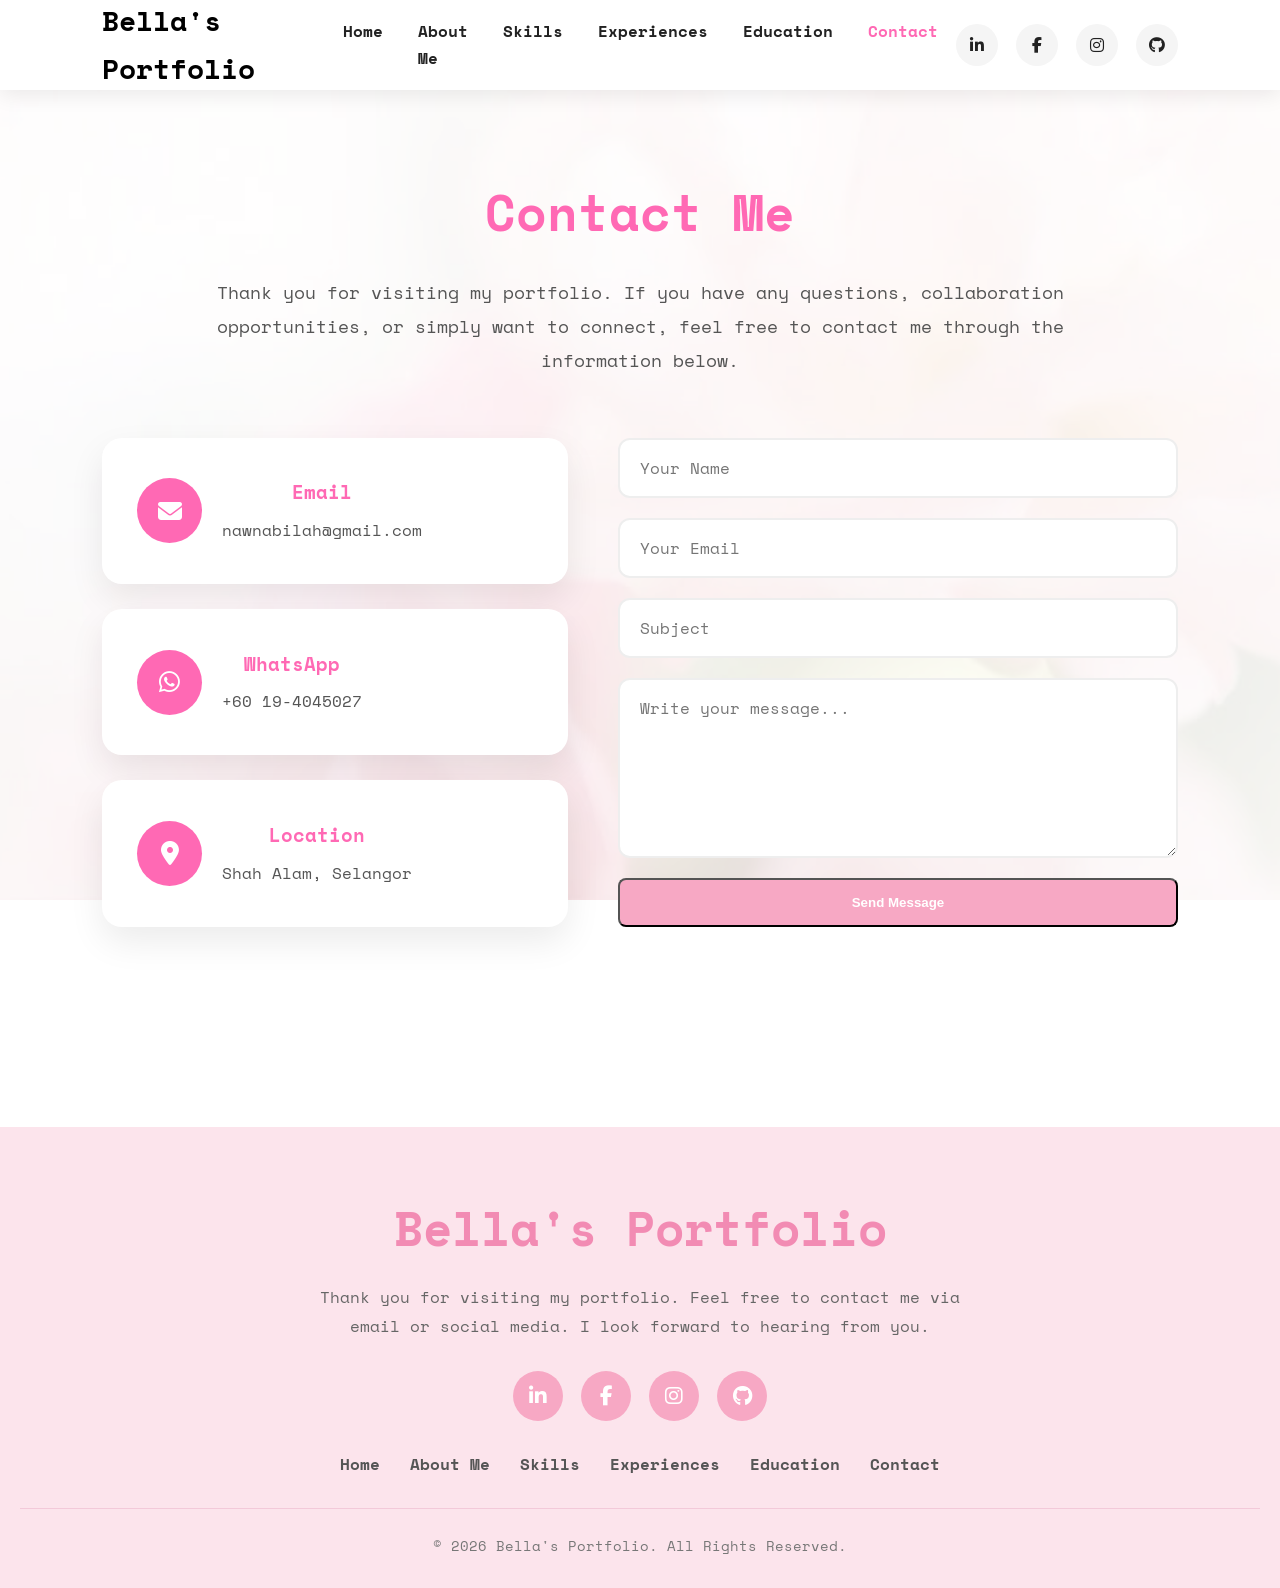
<file: contact.html>
<!DOCTYPE html>
<html lang="en">

<head>

    <meta charset="UTF-8">
    <meta name="viewport" content="width=device-width, initial-scale=1.0">

    <title>Contact | Bella's Portfolio</title>

    <meta name="description"
        content="Get in touch with Bella through email or social media.">

    <meta name="keywords"
        content="Bella, Contact, Portfolio, UiTM">

    <meta name="author"
        content="Nornabilah Mohd Kamal">

    <link rel="stylesheet" href="style.css">

    <link href="https://fonts.googleapis.com/css2?family=Space+Mono:wght@400;700&display=swap"
        rel="stylesheet">

    <link rel="stylesheet"
        href="https://cdnjs.cloudflare.com/ajax/libs/font-awesome/6.5.1/css/all.min.css">

    <link rel="icon" href="images/favicon.jpg">

</head>

<body>

    <!-- ================= BACKGROUND SLIDER ================= -->

    <div class="background-slider"></div>

    <!-- ================= HEADER ================= -->

    <header>

        <div class="logo">
            <h2>Bella's Portfolio</h2>
        </div>

        <nav id="navbar">

            <a href="index.html">Home</a>
            <a href="aboutme.html">About Me</a>
            <a href="skills.html">Skills</a>
            <a href="experiences.html">Experiences</a>
            <a href="education.html">Education</a>
            <a href="contact.html" class="active">Contact</a>

        </nav>

        <div class="menu-toggle" id="menu-toggle">
            <i class="fas fa-bars"></i>
        </div>

        <div class="social">

            <a href="https://www.linkedin.com/in/nabilah-kamal-5aa1b9375/"
                target="_blank"
                rel="noopener noreferrer"
                aria-label="LinkedIn">
                <i class="fab fa-linkedin-in"></i>
            </a>

            <a href="https://facebook.com/nrnalybl"
                target="_blank"
                rel="noopener noreferrer"
                aria-label="Facebook">
                <i class="fab fa-facebook-f"></i>
            </a>

            <a href="https://www.instagram.com/nrnalybl/"
                target="_blank"
                rel="noopener noreferrer"
                aria-label="Instagram">
                <i class="fab fa-instagram"></i>
            </a>

            <a href="https://github.com/nabilahmohdkamal"
                target="_blank"
                rel="noopener noreferrer"
                aria-label="GitHub">
                <i class="fab fa-github"></i>
            </a>

        </div>

    </header>

    <!-- ================= CONTACT ================= -->

    <section class="contact-page">

        <h1>Contact <span>Me</span></h1>

        <p class="contact-intro">
            Thank you for visiting my portfolio. If you have any questions,
            collaboration opportunities, or simply want to connect,
            feel free to contact me through the information below.
        </p>

        <div class="contact-container">

            <!-- LEFT SIDE -->

            <div class="contact-info">

                <!-- Email -->

                <div class="contact-card"
                    onclick="window.location.href='mailto:nawnabilah@gmail.com'">

                    <div class="contact-icon">
                        <i class="fas fa-envelope"></i>
                    </div>

                    <div class="contact-text">
                        <h3>Email</h3>
                        <p>nawnabilah@gmail.com</p>
                    </div>

                </div>

                <!-- WhatsApp -->

                <div class="contact-card"
                    onclick="window.open('https://wa.me/60194045027','_blank')">

                    <div class="contact-icon">
                        <i class="fab fa-whatsapp"></i>
                    </div>

                    <div class="contact-text">
                        <h3>WhatsApp</h3>
                        <p>+60 19-4045027</p>
                    </div>

                </div>

                <!-- Location -->

                <div class="contact-card"
                    onclick="window.open('https://maps.google.com/?q=Shah+Alam+Selangor','_blank')">

                    <div class="contact-icon">
                        <i class="fas fa-location-dot"></i>
                    </div>

                    <div class="contact-text">
                        <h3>Location</h3>
                        <p>Shah Alam, Selangor</p>
                    </div>

                </div>

            </div>

        <!-- RIGHT SIDE -->

        <form class="contact-form"
            action="https://formsubmit.co/nawnabilah@gmail.com"
            method="POST">

            <input
                type="text"
                name="name"
                placeholder="Your Name"
                required>

            <input
                type="email"
                name="email"
                placeholder="Your Email"
                required>

            <input
                type="text"
                name="subject"
                placeholder="Subject"
                required>

            <textarea
                name="message"
                rows="6"
                placeholder="Write your message..."
                required></textarea>

            <!-- Optional FormSubmit Settings -->
            <input type="hidden" name="_captcha" value="false">
            <input type="hidden" name="_template" value="table">

            <button type="submit" class="btn">
                Send Message
            </button>

        </form>

    </div>

</section>

<!-- ================= FOOTER ================= -->

<footer>

    <div class="footer-logo">
        <h2>Bella's Portfolio</h2>
    </div>

    <p class="footer-text">
        Thank you for visiting my portfolio.
        Feel free to contact me via email or social media.
        I look forward to hearing from you.
    </p>

    <div class="footer-social">

        <a href="https://www.linkedin.com/in/nabilah-kamal-5aa1b9375/"
            target="_blank"
            rel="noopener noreferrer"
            aria-label="LinkedIn">
            <i class="fab fa-linkedin-in"></i>
        </a>

        <a href="https://facebook.com/nrnalybl"
            target="_blank"
            rel="noopener noreferrer"
            aria-label="Facebook">
            <i class="fab fa-facebook-f"></i>
        </a>

        <a href="https://www.instagram.com/nrnalybl/"
            target="_blank"
            rel="noopener noreferrer"
            aria-label="Instagram">
            <i class="fab fa-instagram"></i>
        </a>

        <a href="https://github.com/nabilahmohdkamal"
            target="_blank"
            rel="noopener noreferrer"
            aria-label="GitHub">
            <i class="fab fa-github"></i>
        </a>

    </div>

    <div class="footer-menu">

        <a href="index.html">Home</a>
        <a href="aboutme.html">About Me</a>
        <a href="skills.html">Skills</a>
        <a href="experiences.html">Experiences</a>
        <a href="education.html">Education</a>
        <a href="contact.html">Contact</a>

    </div>

    <p class="copyright">
        © 2026 Bella's Portfolio. All Rights Reserved.
    </p>

</footer>

<!-- ================= BACKGROUND SLIDER ================= -->

<script>

    const images = [
        "images/bg1.jpg",
        "images/bg2.jpg",
        "images/bg3.jpg"
    ];

    let current = 0;

    const slider = document.querySelector(".background-slider");

    if (slider) {

        slider.style.backgroundImage = `url(${images[current]})`;

        setInterval(() => {

            current = (current + 1) % images.length;

            slider.style.backgroundImage = `url(${images[current]})`;

        }, 4000);

    }

</script>

<!-- ================= MOBILE MENU ================= -->

<script>

    const menu = document.querySelector(".menu-toggle");
    const nav = document.querySelector("nav");

    if (menu && nav) {

        menu.addEventListener("click", () => {

            nav.classList.toggle("active");

        });

    }

</script>

</body>

</html>
</file>
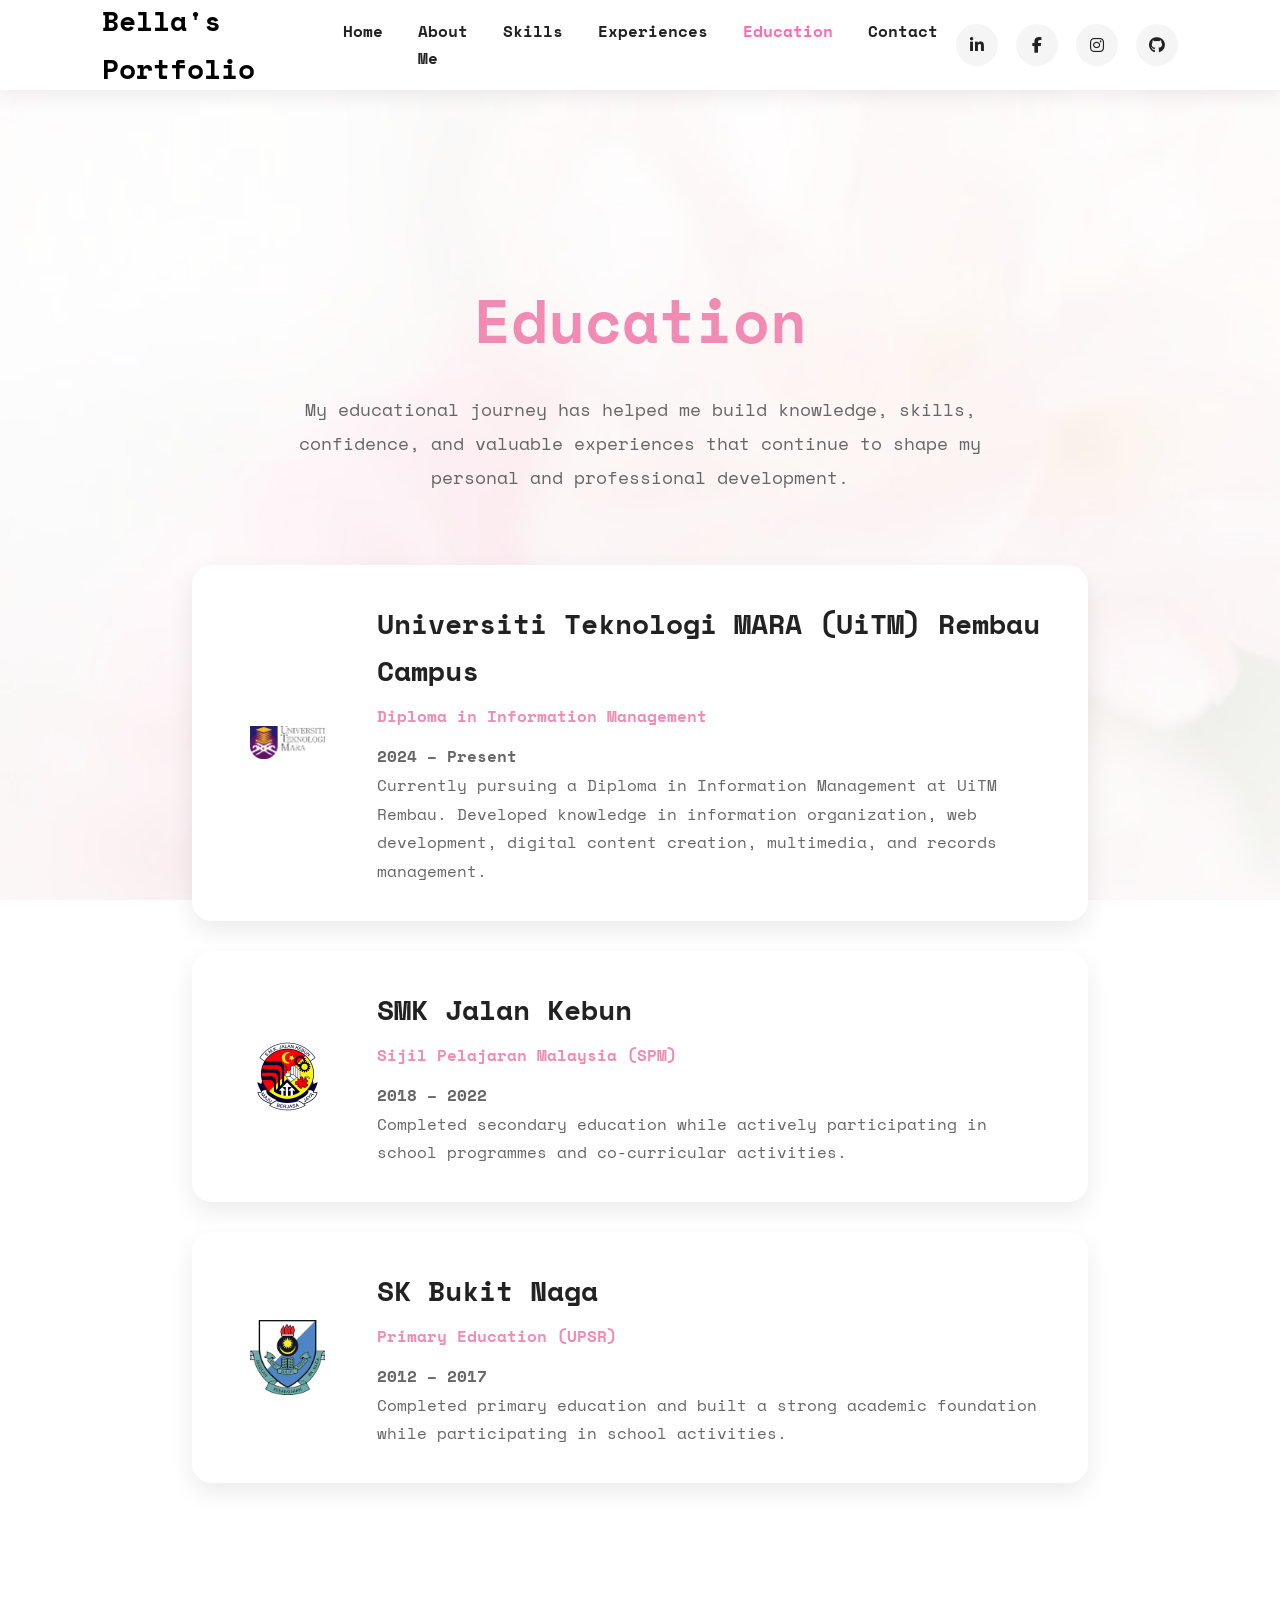
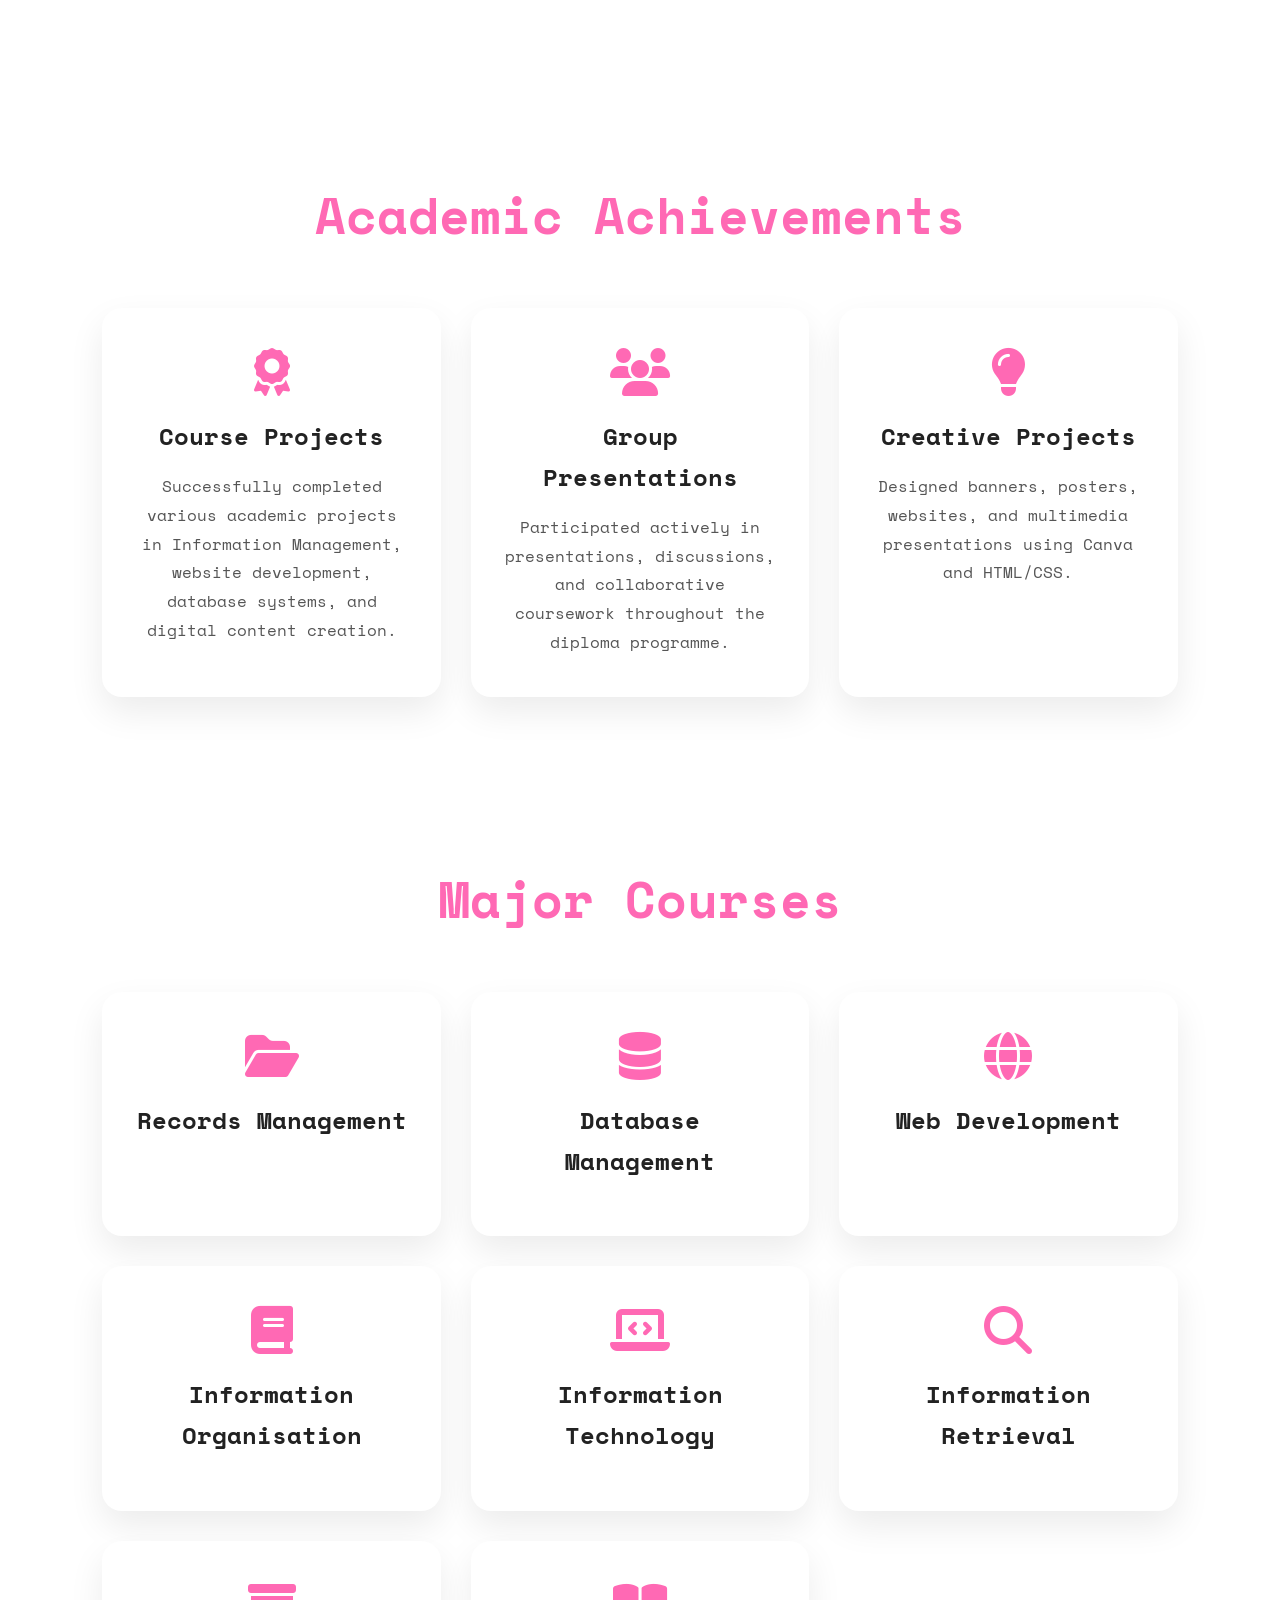
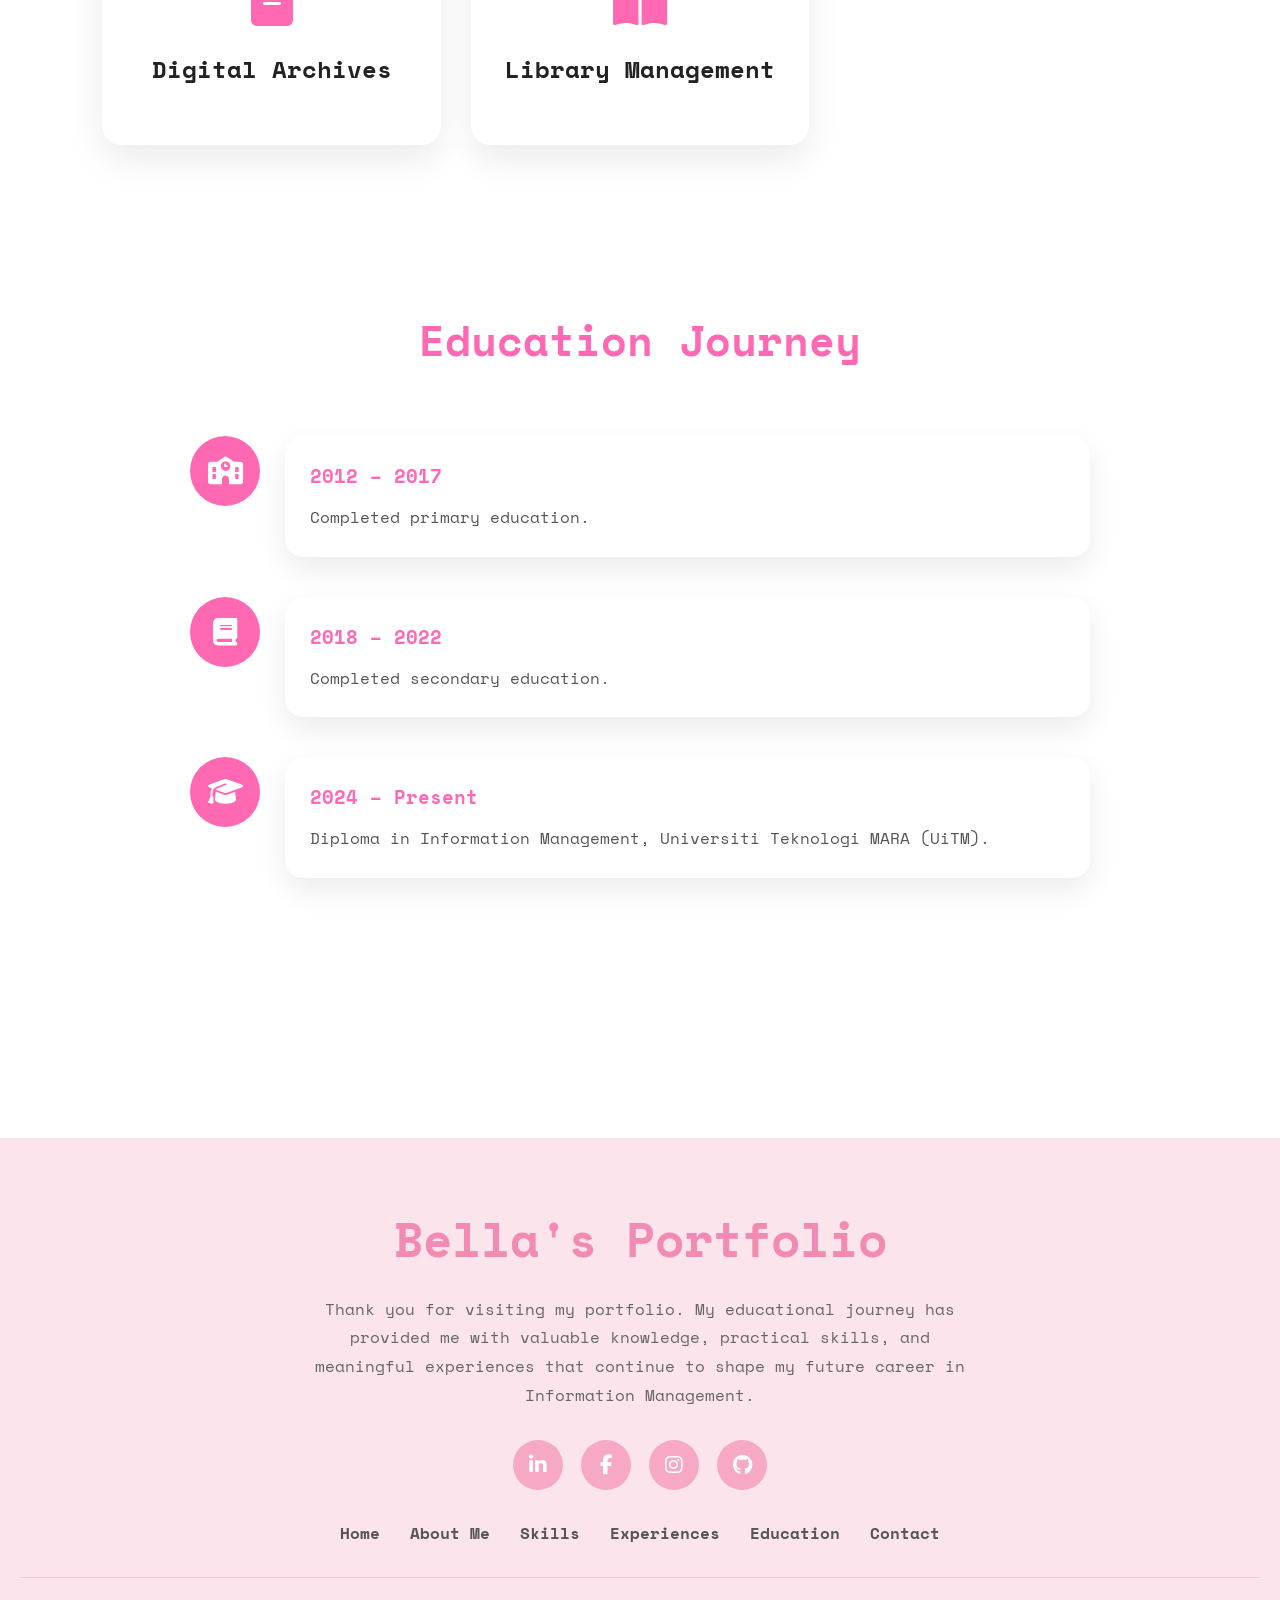
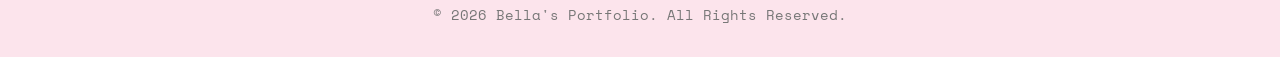
<file: education.html>
<!DOCTYPE html>
<html lang="en">

<head>

    <meta charset="UTF-8">
    <meta name="viewport" content="width=device-width, initial-scale=1.0">

    <title>Education | Bella's Portfolio</title>

    <meta name="description"
        content="Bella's educational background and academic journey.">

    <meta name="keywords"
        content="Bella, Education, Portfolio, UiTM">

    <meta name="author"
        content="Nornabilah Mohd Kamal">

    <link rel="stylesheet" href="style.css">

    <link href="https://fonts.googleapis.com/css2?family=Space+Mono:wght@400;700&display=swap"
        rel="stylesheet">

    <link rel="stylesheet"
        href="https://cdnjs.cloudflare.com/ajax/libs/font-awesome/6.5.1/css/all.min.css">

    <link rel="icon" href="images/favicon.jpg">

</head>

<body>

    <!-- ================= BACKGROUND SLIDER ================= -->

    <div class="background-slider"></div>

    <!-- ================= HEADER ================= -->

    <header>

        <div class="logo">
            <h2>Bella's Portfolio</h2>
        </div>

        <nav id="navbar">

            <a href="index.html">Home</a>
            <a href="aboutme.html">About Me</a>
            <a href="skills.html">Skills</a>
            <a href="experiences.html">Experiences</a>
            <a href="education.html" class="active">Education</a>
            <a href="contact.html">Contact</a>

        </nav>

        <div class="menu-toggle" id="menu-toggle">
            <i class="fas fa-bars"></i>
        </div>

        <div class="social">

            <a href="https://www.linkedin.com/in/nabilah-kamal-5aa1b9375/"
                target="_blank"
                rel="noopener noreferrer"
                aria-label="LinkedIn">
                <i class="fab fa-linkedin-in"></i>
            </a>

            <a href="https://facebook.com/nrnalybl"
                target="_blank"
                rel="noopener noreferrer"
                aria-label="Facebook">
                <i class="fab fa-facebook-f"></i>
            </a>

            <a href="https://www.instagram.com/nrnalybl/"
                target="_blank"
                rel="noopener noreferrer"
                aria-label="Instagram">
                <i class="fab fa-instagram"></i>
            </a>

            <a href="https://github.com/nabilahmohdkamal"
                target="_blank"
                rel="noopener noreferrer"
                aria-label="GitHub">
                <i class="fab fa-github"></i>
            </a>

        </div>

    </header>

    <!-- ================= EDUCATION ================= -->

    <section class="education-section">

        <div class="education-title">

            <h1>Education</h1>

            <p>
                My educational journey has helped me build knowledge, skills,
                confidence, and valuable experiences that continue to shape my
                personal and professional development.
            </p>

        </div>

        <div class="education-card">

            <div class="edu-logo">

                <a href="https://maps.google.com/?q=UiTM+Rembau+Campus"
                    target="_blank">

                    <img src="images/uitm-logo.png"
                        alt="UiTM Logo">

                </a>

            </div>

            <div class="education-content">

                <h3>

                    <a href="https://maps.google.com/?q=UiTM+Rembau+Campus"
                        target="_blank">
                        Universiti Teknologi MARA (UiTM) Rembau Campus
                    </a>

                </h3>

                <h4>Diploma in Information Management</h4>

                <p>
                    <strong>2024 – Present</strong><br>
                    Currently pursuing a Diploma in Information Management at
                    UiTM Rembau. Developed knowledge in information organization,
                    web development, digital content creation, multimedia, and
                    records management.
                </p>

            </div>

        </div>

        <div class="education-card">

            <div class="edu-logo">

                <a href="https://maps.google.com/?q=SMK+Jalan+Kebun+Shah+Alam"
                    target="_blank">

                    <img src="images/smkjk-logo.png"
                        alt="SMK Jalan Kebun Logo">

                </a>

            </div>

            <div class="education-content">

                <h3>

                    <a href="https://maps.google.com/?q=SMK+Jalan+Kebun+Shah+Alam"
                        target="_blank">
                        SMK Jalan Kebun
                    </a>

                </h3>

                <h4>Sijil Pelajaran Malaysia (SPM)</h4>

                <p>
                    <strong>2018 – 2022</strong><br>
                    Completed secondary education while actively participating
                    in school programmes and co-curricular activities.
                </p>

            </div>

        </div>

        <div class="education-card">

            <div class="edu-logo">

                <a href="https://maps.google.com/?q=SK+Bukit+Naga+Shah+Alam"
                    target="_blank">

                    <img src="images/skbn-logo.webp"
                        alt="SK Bukit Naga Logo">

                </a>

            </div>

            <div class="education-content">

                <h3>

                    <a href="https://maps.google.com/?q=SK+Bukit+Naga+Shah+Alam"
                        target="_blank">
                        SK Bukit Naga
                    </a>

                </h3>

                <h4>Primary Education (UPSR)</h4>

                <p>
                    <strong>2012 – 2017</strong><br>
                    Completed primary education and built a strong academic
                    foundation while participating in school activities.
                </p>

            </div>

        </div>

    </section>

<!-- ================= ACADEMIC ACHIEVEMENTS ================= -->

<section class="academic">

    <h2>Academic Achievements</h2>

    <div class="academic-grid">

        <div class="academic-card">

            <i class="fas fa-award"></i>

            <h3>Course Projects</h3>

            <p>
                Successfully completed various academic projects in
                Information Management, website development,
                database systems, and digital content creation.
            </p>

        </div>

        <div class="academic-card">

            <i class="fas fa-users"></i>

            <h3>Group Presentations</h3>

            <p>
                Participated actively in presentations,
                discussions, and collaborative coursework
                throughout the diploma programme.
            </p>

        </div>

        <div class="academic-card">

            <i class="fas fa-lightbulb"></i>

            <h3>Creative Projects</h3>

            <p>
                Designed banners, posters, websites, and
                multimedia presentations using Canva
                and HTML/CSS.
            </p>

        </div>

    </div>

</section>

<!-- ================= MAJOR COURSES ================= -->

<section class="courses">

    <h2>Major Courses</h2>

    <div class="courses-grid">

        <div class="course-card">

            <i class="fas fa-folder-open"></i>

            <h3>Records Management</h3>

        </div>

        <div class="course-card">

            <i class="fas fa-database"></i>

            <h3>Database Management</h3>

        </div>

        <div class="course-card">

            <i class="fas fa-globe"></i>

            <h3>Web Development</h3>

        </div>

        <div class="course-card">

            <i class="fas fa-book"></i>

            <h3>Information Organisation</h3>

        </div>

        <div class="course-card">

            <i class="fas fa-laptop-code"></i>

            <h3>Information Technology</h3>

        </div>

        <div class="course-card">

            <i class="fas fa-search"></i>

            <h3>Information Retrieval</h3>

        </div>

        <div class="course-card">

            <i class="fa-solid fa-box-archive"></i>

            <h3>Digital Archives</h3>

        </div>

        <div class="course-card">

            <i class="fa-solid fa-book-open"></i>

            <h3>Library Management</h3>

        </div>

    </div>

</section>

<!-- ================= EDUCATION TIMELINE ================= -->

<section class="education-timeline">

    <h2>Education Journey</h2>

    <div class="timeline-container">

        <div class="timeline-item">

            <div class="timeline-icon">
                <i class="fas fa-school"></i>
            </div>

            <div class="timeline-content">

                <h3>2012 – 2017</h3>

                <p>
                    Completed primary education.
                </p>

            </div>

        </div>

        <div class="timeline-item">

            <div class="timeline-icon">
                <i class="fas fa-book"></i>
            </div>

            <div class="timeline-content">

                <h3>2018 – 2022</h3>

                <p>
                    Completed secondary education.
                </p>

            </div>

        </div>

        <div class="timeline-item">

            <div class="timeline-icon">
                <i class="fas fa-graduation-cap"></i>
            </div>

            <div class="timeline-content">

                <h3>2024 – Present</h3>

                <p>
                    Diploma in Information Management,
                    Universiti Teknologi MARA (UiTM).
                </p>

            </div>

        </div>

    </div>

</section>

<!-- ================= FOOTER ================= -->

<footer>

    <div class="footer-logo">
        <h2>Bella's Portfolio</h2>
    </div>

    <p class="footer-text">
        Thank you for visiting my portfolio. My educational journey
        has provided me with valuable knowledge, practical skills,
        and meaningful experiences that continue to shape my future
        career in Information Management.
    </p>

    <div class="footer-social">

        <a href="https://www.linkedin.com/in/nabilah-kamal-5aa1b9375/"
            target="_blank"
            rel="noopener noreferrer"
            aria-label="LinkedIn">
            <i class="fab fa-linkedin-in"></i>
        </a>

        <a href="https://facebook.com/nrnalybl"
            target="_blank"
            rel="noopener noreferrer"
            aria-label="Facebook">
            <i class="fab fa-facebook-f"></i>
        </a>

        <a href="https://www.instagram.com/nrnalybl/"
            target="_blank"
            rel="noopener noreferrer"
            aria-label="Instagram">
            <i class="fab fa-instagram"></i>
        </a>

        <a href="https://github.com/nabilahmohdkamal"
            target="_blank"
            rel="noopener noreferrer"
            aria-label="GitHub">
            <i class="fab fa-github"></i>
        </a>

    </div>

    <div class="footer-menu">

        <a href="index.html">Home</a>
        <a href="aboutme.html">About Me</a>
        <a href="skills.html">Skills</a>
        <a href="experiences.html">Experiences</a>
        <a href="education.html">Education</a>
        <a href="contact.html">Contact</a>

    </div>

    <p class="copyright">
        © 2026 Bella's Portfolio. All Rights Reserved.
    </p>

</footer>

<!-- ================= BACKGROUND SLIDER ================= -->

<script>

    const images = [
        "images/bg1.jpg",
        "images/bg2.jpg",
        "images/bg3.jpg"
    ];

    let current = 0;

    const slider = document.querySelector(".background-slider");

    if (slider) {

        slider.style.backgroundImage = `url(${images[current]})`;

        setInterval(() => {

            current = (current + 1) % images.length;

            slider.style.backgroundImage = `url(${images[current]})`;

        }, 4000);

    }

</script>

<!-- ================= MOBILE MENU ================= -->

<script>

    const menu = document.querySelector(".menu-toggle");
    const nav = document.querySelector("nav");

    if (menu && nav) {

        menu.addEventListener("click", () => {

            nav.classList.toggle("active");

        });

    }

</script>

</body>

</html>
</file>
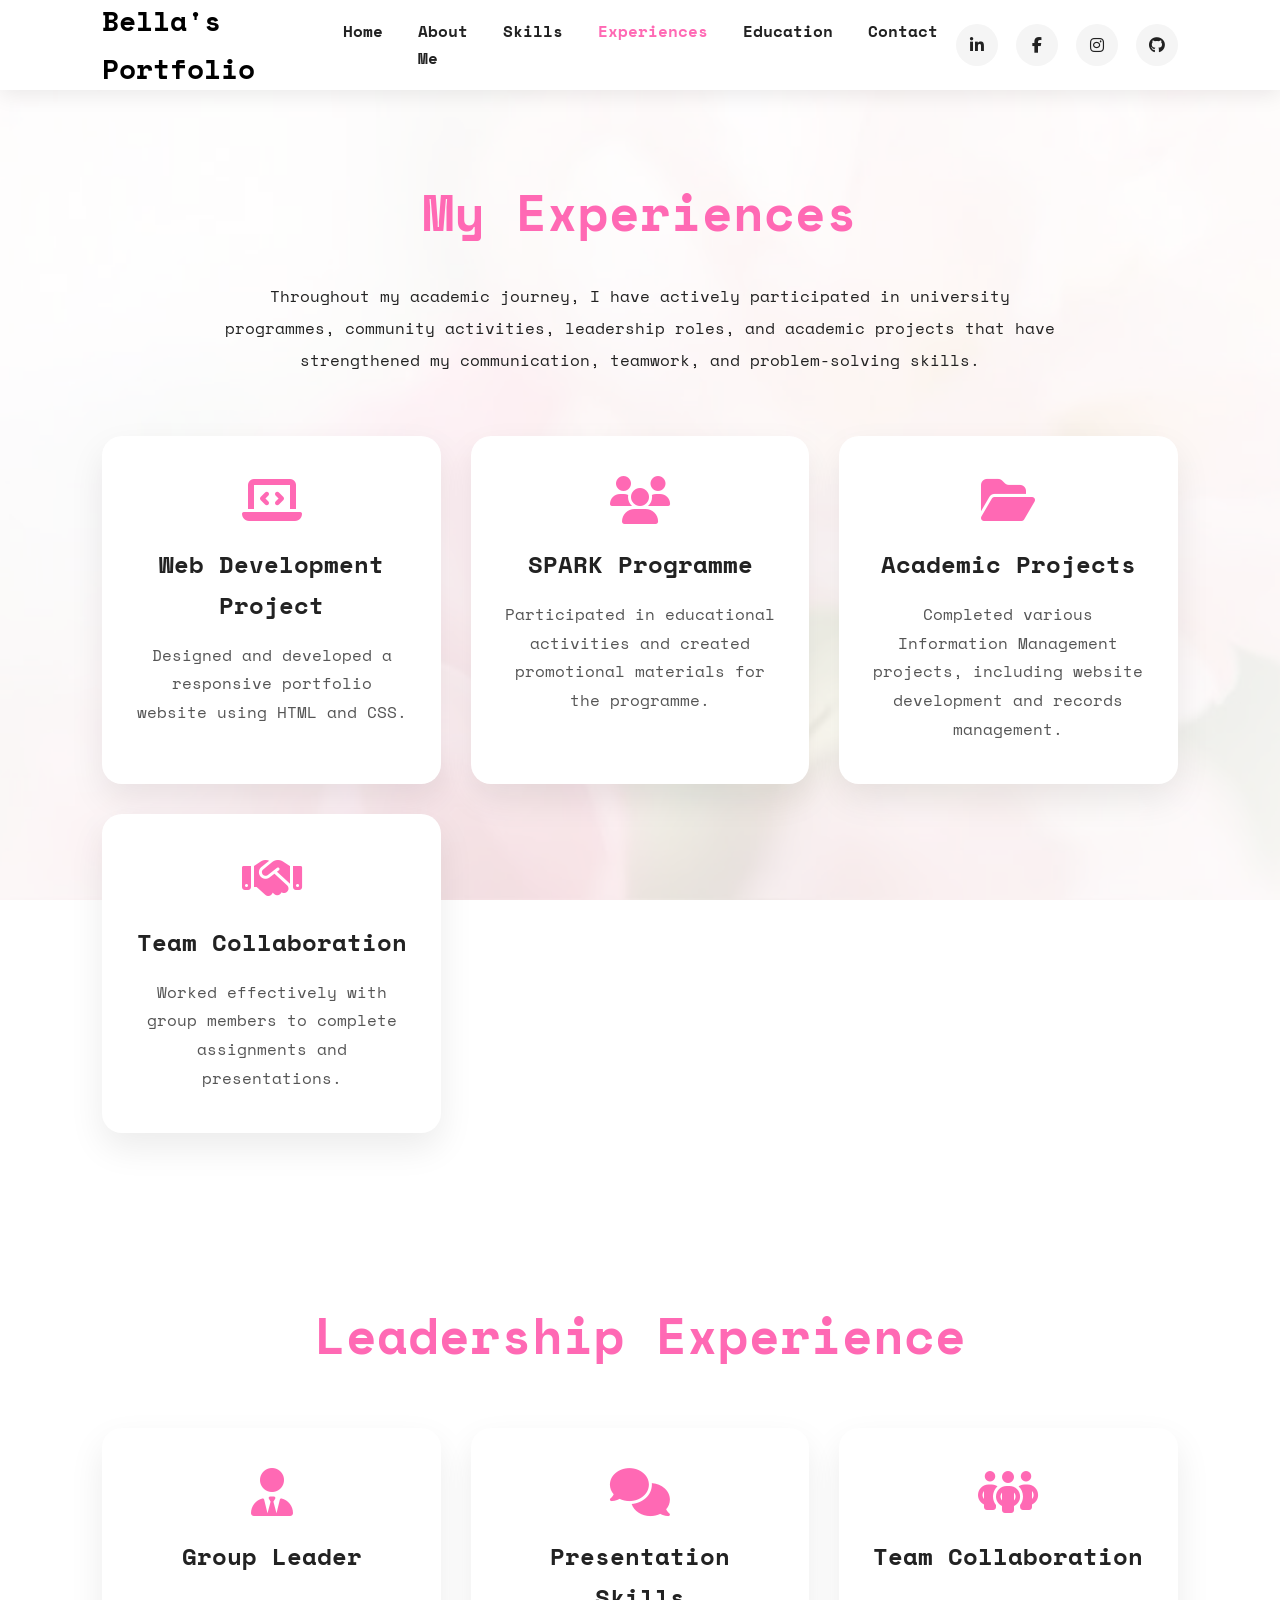
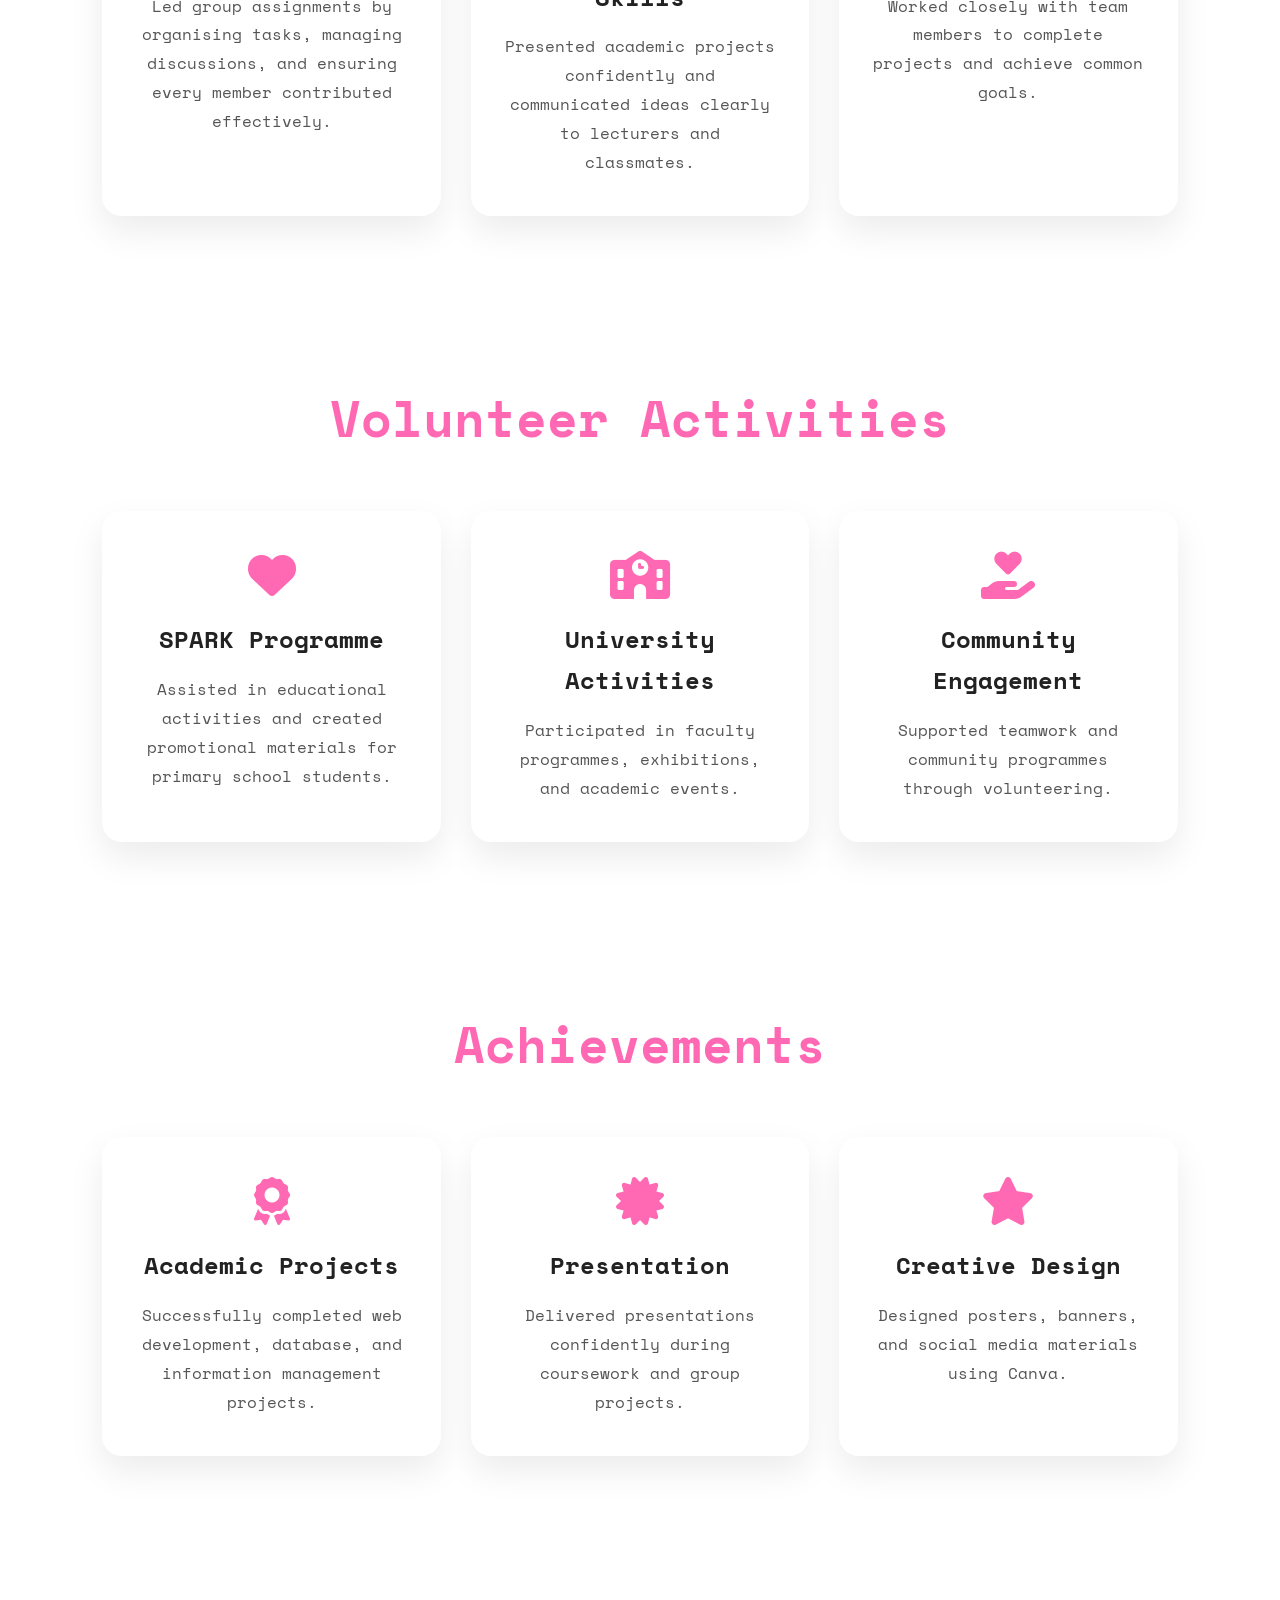
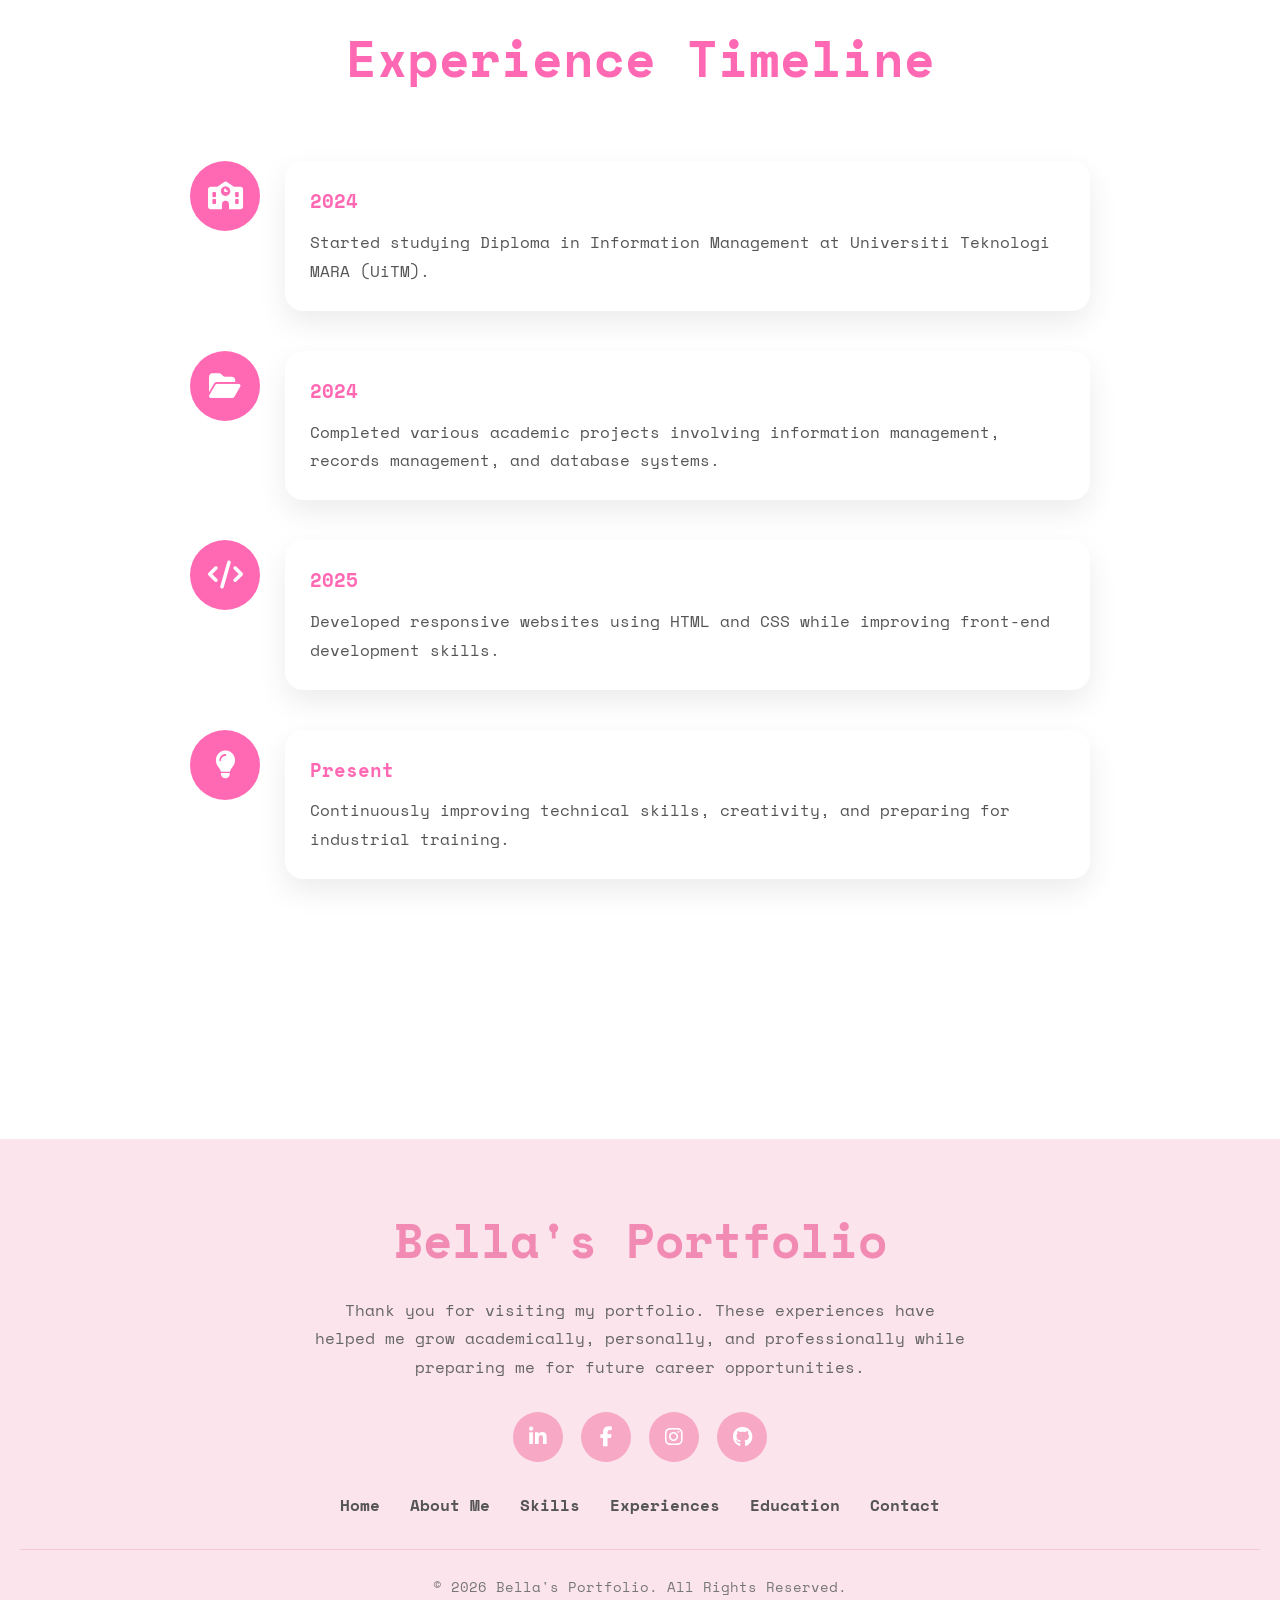
<file: experiences.html>
<!DOCTYPE html>
<html lang="en">

<head>

    <meta charset="UTF-8">
    <meta name="viewport" content="width=device-width, initial-scale=1.0">

    <title>Experiences | Bella's Portfolio</title>

    <meta name="description"
        content="Bella's experiences, activities, achievements, and leadership journey.">

    <meta name="keywords"
        content="Bella, Experiences, Portfolio, UiTM">

    <meta name="author"
        content="Nornabilah Mohd Kamal">

    <link rel="stylesheet" href="style.css">

    <link href="https://fonts.googleapis.com/css2?family=Space+Mono:wght@400;700&display=swap"
        rel="stylesheet">

    <link rel="stylesheet"
        href="https://cdnjs.cloudflare.com/ajax/libs/font-awesome/6.5.1/css/all.min.css">

    <link rel="icon" href="images/favicon.jpg">

</head>

<body>

    <!-- ================= BACKGROUND SLIDER ================= -->

    <div class="background-slider"></div>

    <!-- ================= HEADER ================= -->

    <header>

        <div class="logo">
            <h2>Bella's Portfolio</h2>
        </div>

        <nav id="navbar">

            <a href="index.html">Home</a>
            <a href="aboutme.html">About Me</a>
            <a href="skills.html">Skills</a>
            <a href="experiences.html" class="active">Experiences</a>
            <a href="education.html">Education</a>
            <a href="contact.html">Contact</a>

        </nav>

        <div class="menu-toggle" id="menu-toggle">
            <i class="fas fa-bars"></i>
        </div>

        <div class="social">

            <a href="https://www.linkedin.com/in/nabilah-kamal-5aa1b9375/"
                target="_blank"
                rel="noopener noreferrer"
                aria-label="LinkedIn">
                <i class="fab fa-linkedin-in"></i>
            </a>

            <a href="https://facebook.com/nrnalybl"
                target="_blank"
                rel="noopener noreferrer"
                aria-label="Facebook">
                <i class="fab fa-facebook-f"></i>
            </a>

            <a href="https://www.instagram.com/nrnalybl/"
                target="_blank"
                rel="noopener noreferrer"
                aria-label="Instagram">
                <i class="fab fa-instagram"></i>
            </a>

            <a href="https://github.com/nabilahmohdkamal"
                target="_blank"
                rel="noopener noreferrer"
                aria-label="GitHub">
                <i class="fab fa-github"></i>
            </a>

        </div>

    </header>

    <!-- ================= EXPERIENCES ================= -->

    <section class="experience-page">

        <h2>
            My <span>Experiences</span>
        </h2>

        <p class="experience-intro">
            Throughout my academic journey, I have actively participated in
            university programmes, community activities, leadership roles,
            and academic projects that have strengthened my communication,
            teamwork, and problem-solving skills.
        </p>

        <div class="experience-grid">

            <div class="experience-card">

                <i class="fas fa-laptop-code"></i>

                <h3>Web Development Project</h3>

                <p>
                    Designed and developed a responsive portfolio website
                    using HTML and CSS.
                </p>

            </div>

            <div class="experience-card">

                <i class="fas fa-users"></i>

                <h3>SPARK Programme</h3>

                <p>
                    Participated in educational activities and created
                    promotional materials for the programme.
                </p>

            </div>

            <div class="experience-card">

                <i class="fas fa-folder-open"></i>

                <h3>Academic Projects</h3>

                <p>
                    Completed various Information Management projects,
                    including website development and records management.
                </p>

            </div>

            <div class="experience-card">

                <i class="fas fa-handshake"></i>

                <h3>Team Collaboration</h3>

                <p>
                    Worked effectively with group members to complete
                    assignments and presentations.
                </p>

            </div>

        </div>

    </section>

<!-- ================= LEADERSHIP EXPERIENCE ================= -->

<section class="leadership">

    <h2>Leadership Experience</h2>

    <div class="leadership-grid">

        <div class="leadership-card">

            <i class="fas fa-user-tie"></i>

            <h3>Group Leader</h3>

            <p>
                Led group assignments by organising tasks,
                managing discussions, and ensuring every
                member contributed effectively.
            </p>

        </div>

        <div class="leadership-card">

            <i class="fas fa-comments"></i>

            <h3>Presentation Skills</h3>

            <p>
                Presented academic projects confidently
                and communicated ideas clearly to lecturers
                and classmates.
            </p>

        </div>

        <div class="leadership-card">

            <i class="fas fa-people-group"></i>

            <h3>Team Collaboration</h3>

            <p>
                Worked closely with team members to
                complete projects and achieve common goals.
            </p>

        </div>

    </div>

</section>

<!-- ================= VOLUNTEER ACTIVITIES ================= -->

<section class="volunteer">

    <h2>Volunteer Activities</h2>

    <div class="volunteer-grid">

        <div class="volunteer-card">

            <i class="fas fa-heart"></i>

            <h3>SPARK Programme</h3>

            <p>
                Assisted in educational activities and
                created promotional materials for primary
                school students.
            </p>

        </div>

        <div class="volunteer-card">

            <i class="fas fa-school"></i>

            <h3>University Activities</h3>

            <p>
                Participated in faculty programmes,
                exhibitions, and academic events.
            </p>

        </div>

        <div class="volunteer-card">

            <i class="fas fa-hand-holding-heart"></i>

            <h3>Community Engagement</h3>

            <p>
                Supported teamwork and community
                programmes through volunteering.
            </p>

        </div>

    </div>

</section>

<!-- ================= ACHIEVEMENTS ================= -->

<section class="achievement">

    <h2>Achievements</h2>

    <div class="achievement-grid">

        <div class="achievement-card">

            <i class="fas fa-award"></i>

            <h3>Academic Projects</h3>

            <p>
                Successfully completed web development,
                database, and information management projects.
            </p>

        </div>

        <div class="achievement-card">

            <i class="fas fa-certificate"></i>

            <h3>Presentation</h3>

            <p>
                Delivered presentations confidently
                during coursework and group projects.
            </p>

        </div>

        <div class="achievement-card">

            <i class="fas fa-star"></i>

            <h3>Creative Design</h3>

            <p>
                Designed posters, banners, and social media
                materials using Canva.
            </p>

        </div>

    </div>

</section>

<!-- ================= EXPERIENCE TIMELINE ================= -->

<section class="timeline">

    <h2>Experience Timeline</h2>

    <div class="timeline-container">

        <div class="timeline-item">

            <div class="timeline-icon">
                <i class="fas fa-school"></i>
            </div>

            <div class="timeline-content">

                <h3>2024</h3>

                <p>
                    Started studying Diploma in Information Management
                    at Universiti Teknologi MARA (UiTM).
                </p>

            </div>

        </div>

        <div class="timeline-item">

            <div class="timeline-icon">
                <i class="fas fa-folder-open"></i>
            </div>

            <div class="timeline-content">

                <h3>2024</h3>

                <p>
                    Completed various academic projects involving
                    information management, records management,
                    and database systems.
                </p>

            </div>

        </div>

        <div class="timeline-item">

            <div class="timeline-icon">
                <i class="fas fa-code"></i>
            </div>

            <div class="timeline-content">

                <h3>2025</h3>

                <p>
                    Developed responsive websites using HTML and CSS
                    while improving front-end development skills.
                </p>

            </div>

        </div>

        <div class="timeline-item">

            <div class="timeline-icon">
                <i class="fas fa-lightbulb"></i>
            </div>

            <div class="timeline-content">

                <h3>Present</h3>

                <p>
                    Continuously improving technical skills,
                    creativity, and preparing for industrial training.
                </p>

            </div>

        </div>

    </div>

</section>

<!-- ================= FOOTER ================= -->

<footer>

    <div class="footer-logo">
        <h2>Bella's Portfolio</h2>
    </div>

    <p class="footer-text">
        Thank you for visiting my portfolio. These experiences have helped
        me grow academically, personally, and professionally while preparing
        me for future career opportunities.
    </p>

    <div class="footer-social">

        <a href="https://www.linkedin.com/in/nabilah-kamal-5aa1b9375/"
            target="_blank"
            rel="noopener noreferrer"
            aria-label="LinkedIn">
            <i class="fab fa-linkedin-in"></i>
        </a>

        <a href="https://facebook.com/nrnalybl"
            target="_blank"
            rel="noopener noreferrer"
            aria-label="Facebook">
            <i class="fab fa-facebook-f"></i>
        </a>

        <a href="https://www.instagram.com/nrnalybl/"
            target="_blank"
            rel="noopener noreferrer"
            aria-label="Instagram">
            <i class="fab fa-instagram"></i>
        </a>

        <a href="https://github.com/nabilahmohdkamal"
            target="_blank"
            rel="noopener noreferrer"
            aria-label="GitHub">
            <i class="fab fa-github"></i>
        </a>

    </div>

    <div class="footer-menu">

        <a href="index.html">Home</a>
        <a href="aboutme.html">About Me</a>
        <a href="skills.html">Skills</a>
        <a href="experiences.html">Experiences</a>
        <a href="education.html">Education</a>
        <a href="contact.html">Contact</a>

    </div>

    <p class="copyright">
        © 2026 Bella's Portfolio. All Rights Reserved.
    </p>

</footer>

<!-- ================= BACKGROUND SLIDER ================= -->

<script>

    const images = [
        "images/bg1.jpg",
        "images/bg2.jpg",
        "images/bg3.jpg"
    ];

    let current = 0;

    const slider = document.querySelector(".background-slider");

    if (slider) {

        slider.style.backgroundImage = `url(${images[current]})`;

        setInterval(() => {

            current = (current + 1) % images.length;

            slider.style.backgroundImage = `url(${images[current]})`;

        }, 4000);

    }

</script>

<!-- ================= MOBILE MENU ================= -->

<script>

    const menu = document.querySelector(".menu-toggle");
    const nav = document.querySelector("nav");

    if (menu && nav) {

        menu.addEventListener("click", () => {

            nav.classList.toggle("active");

        });

    }

</script>

</body>

</html>
</file>
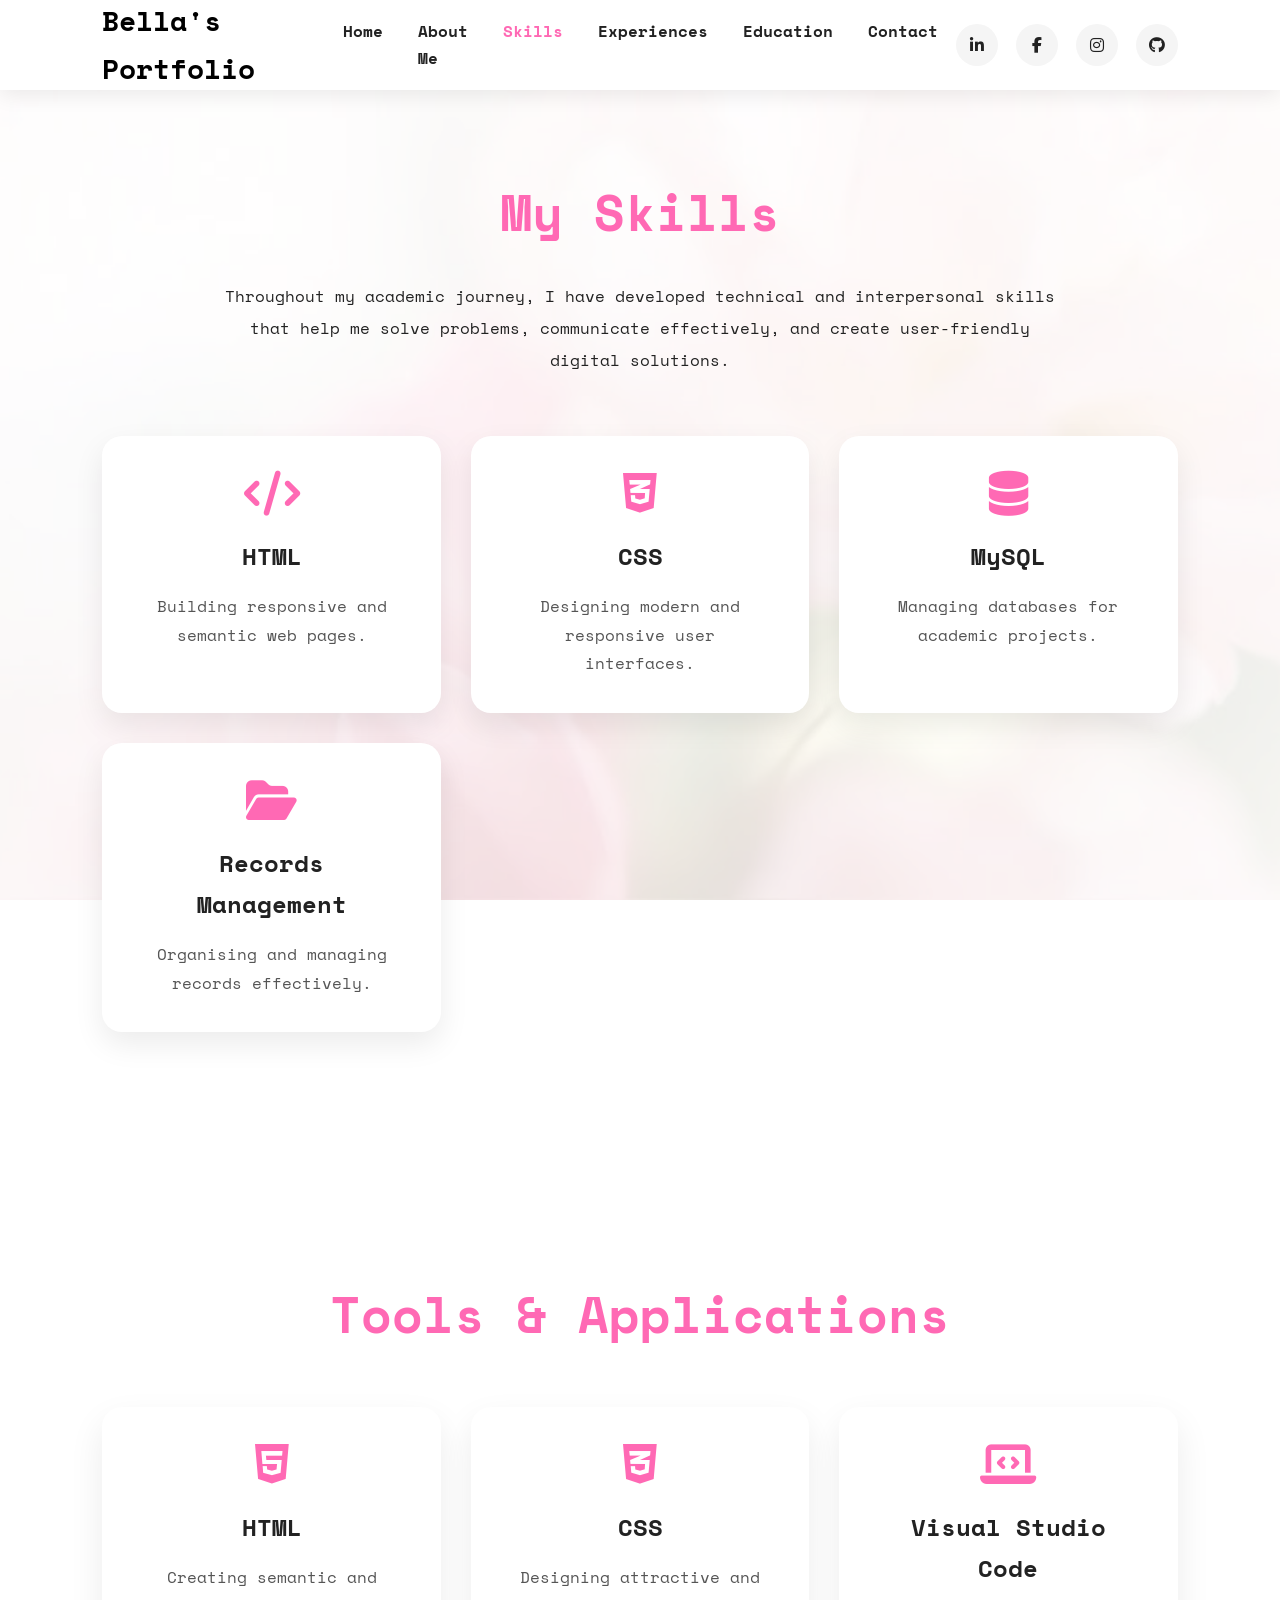
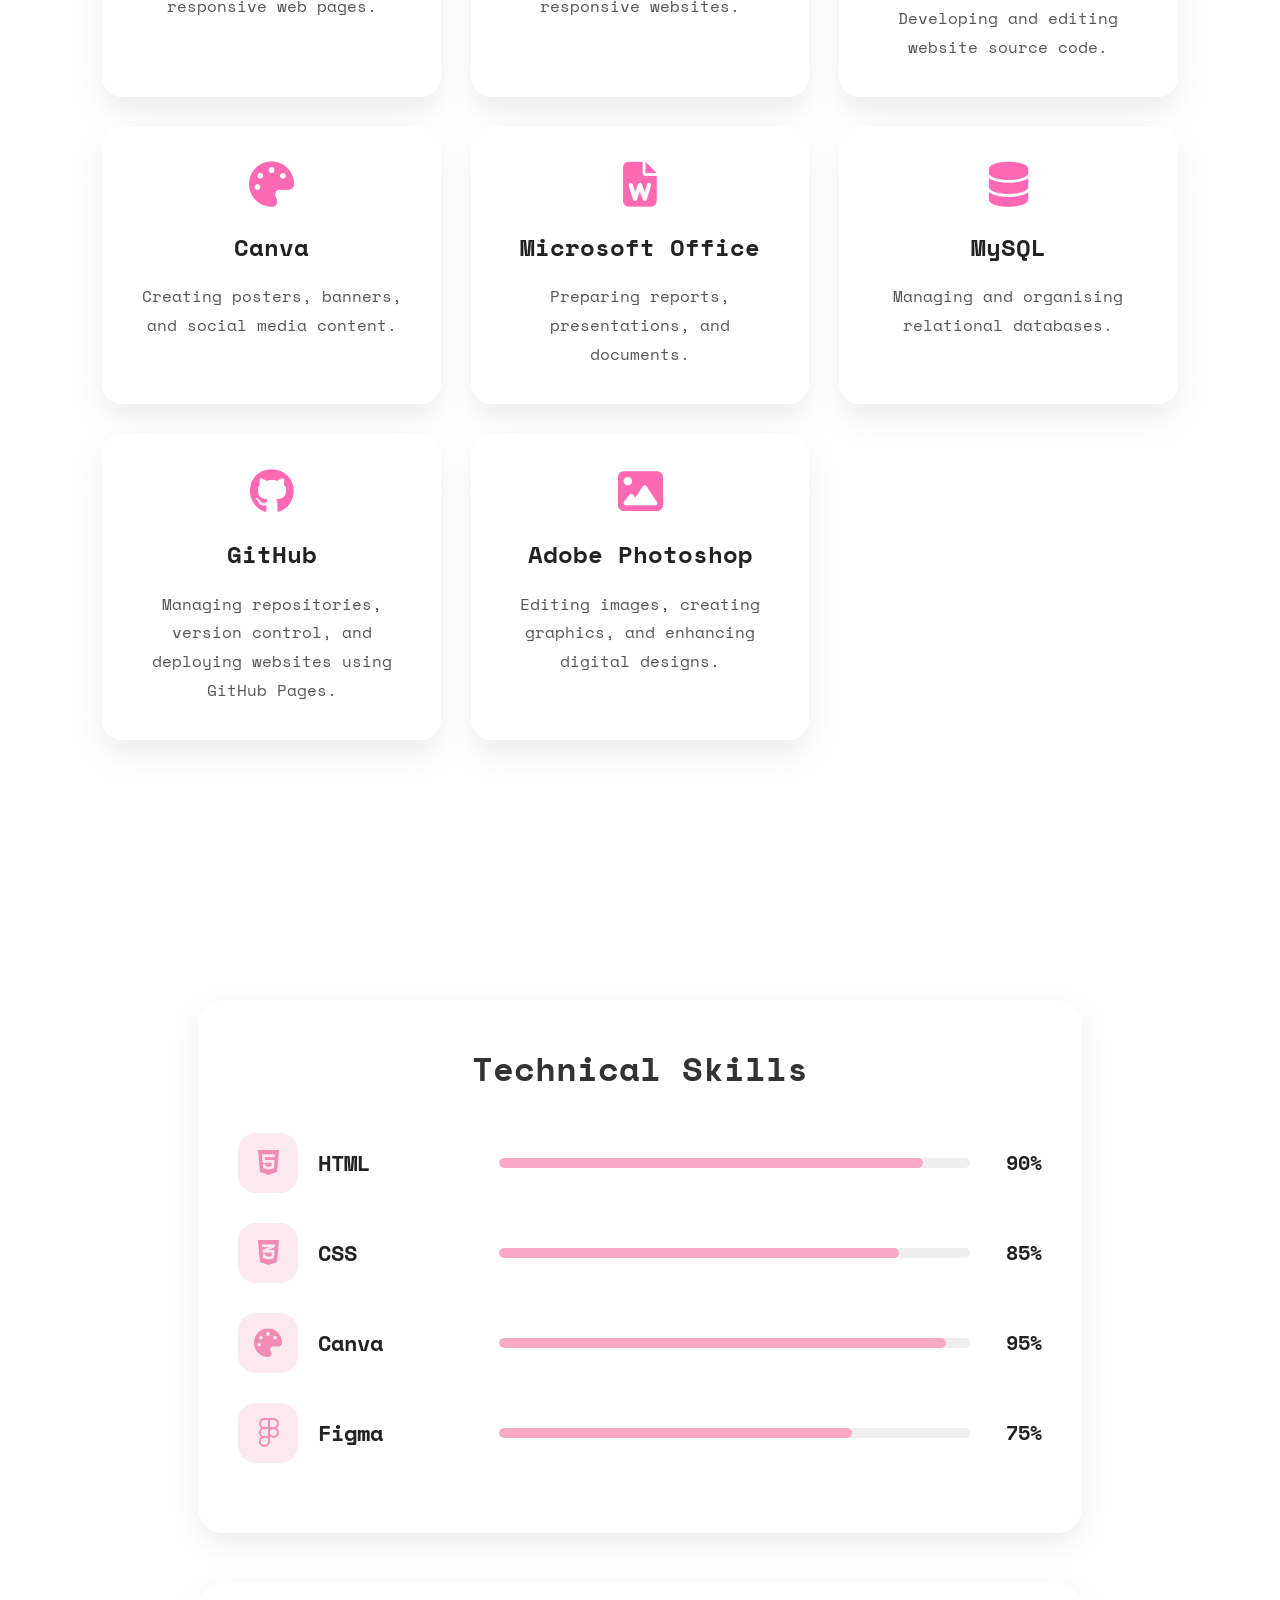
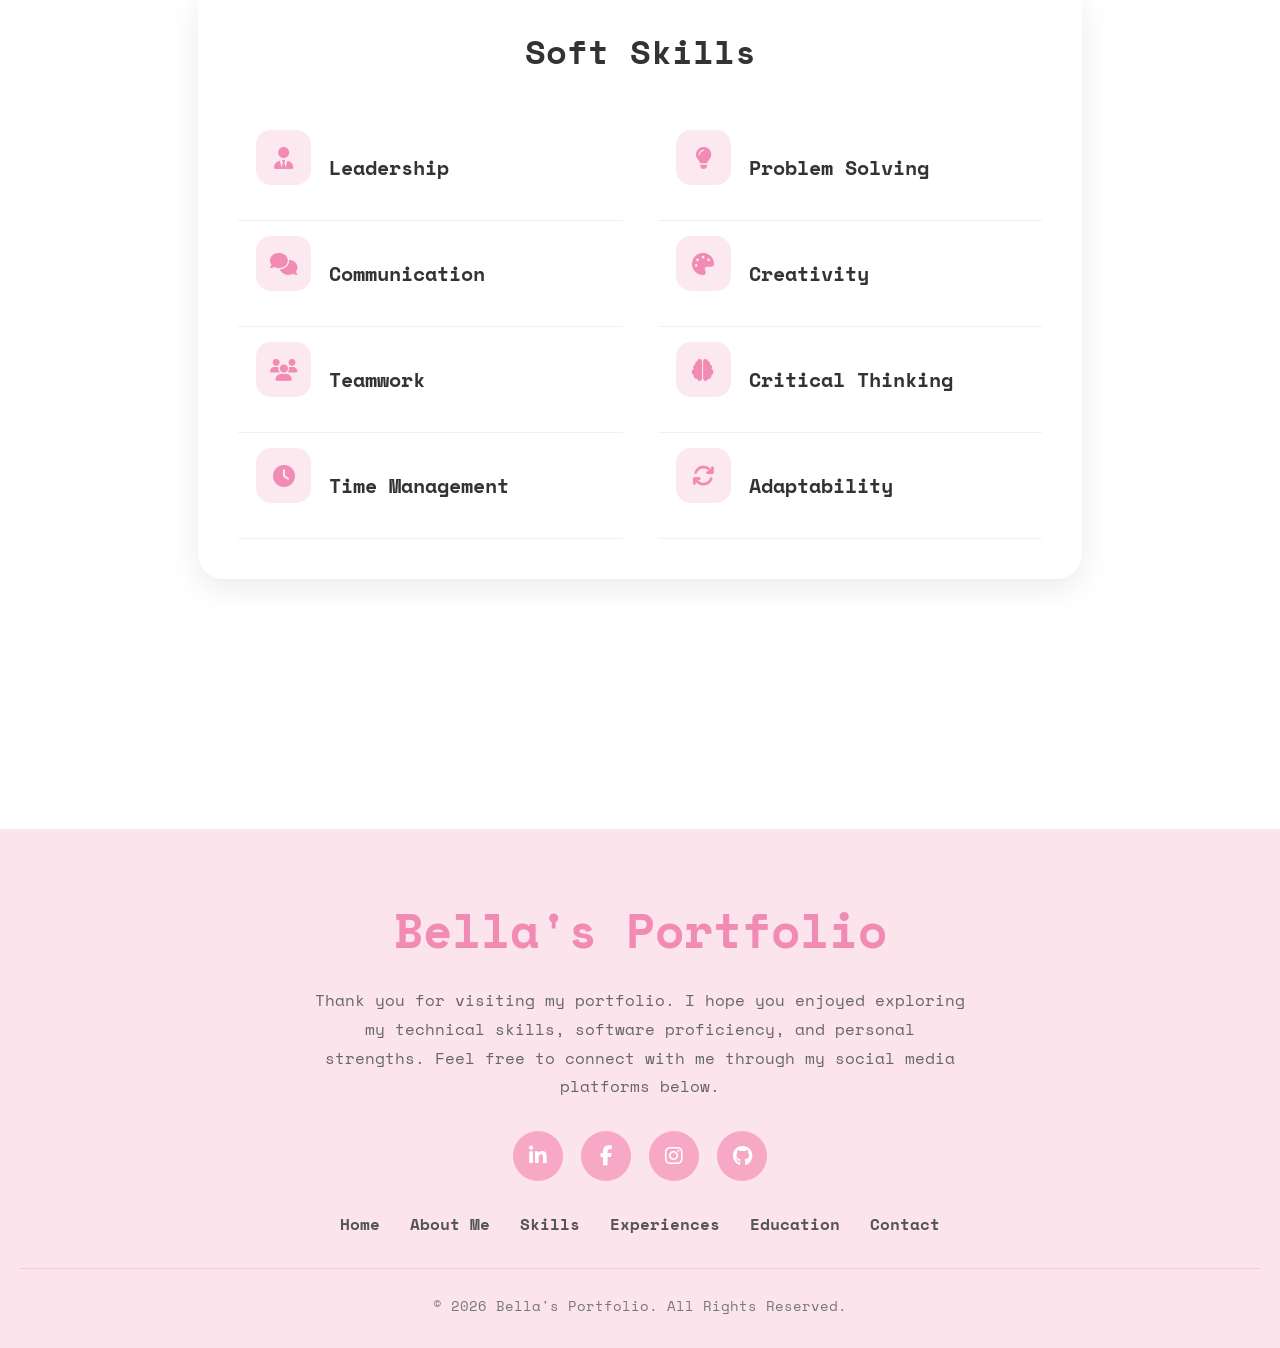
<file: skills.html>
<!DOCTYPE html>
<html lang="en">

<head>

    <meta charset="UTF-8">
    <meta name="viewport" content="width=device-width, initial-scale=1.0">

    <title>Skills | Bella's Portfolio</title>

    <meta name="description"
        content="Bella's technical skills, soft skills, and software proficiency.">

    <meta name="keywords"
        content="Bella, Skills, Portfolio, HTML, CSS, UiTM">

    <meta name="author"
        content="Nornabilah Mohd Kamal">

    <link rel="stylesheet" href="style.css">

    <link href="https://fonts.googleapis.com/css2?family=Space+Mono:wght@400;700&display=swap"
        rel="stylesheet">

    <link rel="stylesheet"
        href="https://cdnjs.cloudflare.com/ajax/libs/font-awesome/6.5.1/css/all.min.css">

    <link rel="icon" href="images/favicon.jpg">

</head>

<body>

    <!-- ================= BACKGROUND SLIDER ================= -->

    <div class="background-slider"></div>

    <!-- ================= HEADER ================= -->

    <header>

        <!-- Logo -->

        <div class="logo">
            <h2>Bella's Portfolio</h2>
        </div>

        <!-- Navigation -->

        <nav id="navbar">

            <a href="index.html">Home</a>
            <a href="aboutme.html">About Me</a>
            <a href="skills.html" class="active">Skills</a>
            <a href="experiences.html">Experiences</a>
            <a href="education.html">Education</a>
            <a href="contact.html">Contact</a>

        </nav>

        <!-- Mobile Menu -->

        <div class="menu-toggle" id="menu-toggle">
            <i class="fas fa-bars"></i>
        </div>

        <!-- Social Media -->

        <div class="social">

            <a href="https://www.linkedin.com/in/nabilah-kamal-5aa1b9375/"
                target="_blank"
                rel="noopener noreferrer"
                aria-label="LinkedIn">
                <i class="fab fa-linkedin-in"></i>
            </a>

            <a href="https://facebook.com/nrnalybl"
                target="_blank"
                rel="noopener noreferrer"
                aria-label="Facebook">
                <i class="fab fa-facebook-f"></i>
            </a>

            <a href="https://www.instagram.com/nrnalybl/"
                target="_blank"
                rel="noopener noreferrer"
                aria-label="Instagram">
                <i class="fab fa-instagram"></i>
            </a>

            <a href="https://github.com/nabilahmohdkamal"
                target="_blank"
                rel="noopener noreferrer"
                aria-label="GitHub">
                <i class="fab fa-github"></i>
            </a>

        </div>

    </header>

    <!-- ================= SKILLS ================= -->

    <section class="skills-page">

        <h2>
            My <span>Skills</span>
        </h2>

        <p class="skills-intro">
            Throughout my academic journey, I have developed technical
            and interpersonal skills that help me solve problems,
            communicate effectively, and create user-friendly digital
            solutions.
        </p>

        <div class="skills-grid">

            <div class="skill-card">

                <i class="fas fa-code"></i>

                <h3>HTML</h3>

                <p>
                    Building responsive and semantic web pages.
                </p>

            </div>

            <div class="skill-card">

                <i class="fab fa-css3-alt"></i>

                <h3>CSS</h3>

                <p>
                    Designing modern and responsive user interfaces.
                </p>

            </div>

            <div class="skill-card">

                <i class="fas fa-database"></i>

                <h3>MySQL</h3>

                <p>
                    Managing databases for academic projects.
                </p>

            </div>

            <div class="skill-card">

                <i class="fas fa-folder-open"></i>

                <h3>Records Management</h3>

                <p>
                    Organising and managing records effectively.
                </p>

            </div>

        </div>

    </section>

<!-- ================= SOFTWARE SKILLS ================= -->

<section class="software">

    <h2>Tools & Applications</h2>

    <div class="software-grid">

        <div class="software-card">

            <i class="fab fa-html5"></i>

            <h3>HTML</h3>

            <p>
                Creating semantic and responsive web pages.
            </p>

        </div>

        <div class="software-card">

            <i class="fab fa-css3-alt"></i>

            <h3>CSS</h3>

            <p>
                Designing attractive and responsive websites.
            </p>

        </div>

        <div class="software-card">

            <i class="fas fa-laptop-code"></i>

            <h3>Visual Studio Code</h3>

            <p>
                Developing and editing website source code.
            </p>

        </div>

        <div class="software-card">

            <i class="fas fa-palette"></i>

            <h3>Canva</h3>

            <p>
                Creating posters, banners, and social media content.
            </p>

        </div>

        <div class="software-card">

            <i class="fas fa-file-word"></i>

            <h3>Microsoft Office</h3>

            <p>
                Preparing reports, presentations, and documents.
            </p>

        </div>

        <div class="software-card">

            <i class="fas fa-database"></i>

            <h3>MySQL</h3>

            <p>
                Managing and organising relational databases.
            </p>

        </div>

        <div class="software-card">

            <i class="fab fa-github"></i>

            <h3>GitHub</h3>

            <p>
                Managing repositories, version control, and deploying
                websites using GitHub Pages.
            </p>

        </div>

        <div class="software-card">

            <i class="fas fa-image"></i>

            <h3>Adobe Photoshop</h3>

            <p>
                Editing images, creating graphics, and enhancing
                digital designs.
            </p>

        </div>

    </div>

</section>

<section class="skills-section">

    <div class="skills-header">

    <div class="skills-card">

        <h2>Technical Skills</h2>

        <div class="skill">

            <div class="skill-left">

                <div class="skill-icon">
                    <i class="fab fa-html5"></i>
                </div>

                <span>HTML</span>

            </div>

            <div class="skill-right">

                <div class="progress">

                    <div class="progress-bar html"></div>

                </div>

                <span class="percent">90%</span>

            </div>

        </div>

        <div class="skill">

            <div class="skill-left">

                <div class="skill-icon">
                    <i class="fab fa-css3-alt"></i>
                </div>

                <span>CSS</span>

            </div>

            <div class="skill-right">

                <div class="progress">

                    <div class="progress-bar css"></div>

                </div>

                <span class="percent">85%</span>

            </div>

        </div>

        <div class="skill">

            <div class="skill-left">

                <div class="skill-icon">
                    <i class="fas fa-palette"></i>
                </div>

                <span>Canva</span>

            </div>

            <div class="skill-right">

                <div class="progress">

                    <div class="progress-bar canva"></div>

                </div>

                <span class="percent">95%</span>

            </div>

        </div>

        <div class="skill">

            <div class="skill-left">

                <div class="skill-icon">
                    <i class="fab fa-figma"></i>
                </div>

                <span>Figma</span>

            </div>

            <div class="skill-right">

                <div class="progress">

                    <div class="progress-bar figma"></div>

                </div>

                <span class="percent">75%</span>

            </div>

        </div>

    </div>

    <div class="soft-card">

        <h2>Soft Skills</h2>

        <div class="soft-container">

            <div>

                <div class="soft-item">
                    <i class="fas fa-user-tie"></i>
                    <span>Leadership</span>
                </div>

                <div class="soft-item">
                    <i class="fas fa-comments"></i>
                    <span>Communication</span>
                </div>

                <div class="soft-item">
                    <i class="fas fa-users"></i>
                    <span>Teamwork</span>
                </div>

                <div class="soft-item">
                    <i class="fas fa-clock"></i>
                    <span>Time Management</span>
                </div>

            </div>

            <div>

                <div class="soft-item">
                    <i class="fas fa-lightbulb"></i>
                    <span>Problem Solving</span>
                </div>

                <div class="soft-item">
                    <i class="fas fa-palette"></i>
                    <span>Creativity</span>
                </div>

                <div class="soft-item">
                    <i class="fas fa-brain"></i>
                    <span>Critical Thinking</span>
                </div>

                <div class="soft-item">
                    <i class="fas fa-arrows-rotate"></i>
                    <span>Adaptability</span>
                </div>

            </div>

        </div>

    </div>
    
</section>

<!-- ================= FOOTER ================= -->

<footer>

    <div class="footer-logo">
        <h2>Bella's Portfolio</h2>
    </div>

    <p class="footer-text">
        Thank you for visiting my portfolio. I hope you enjoyed exploring
        my technical skills, software proficiency, and personal strengths.
        Feel free to connect with me through my social media platforms below.
    </p>

    <div class="footer-social">

        <a href="https://www.linkedin.com/in/nabilah-kamal-5aa1b9375/"
            target="_blank"
            rel="noopener noreferrer"
            aria-label="LinkedIn">
            <i class="fab fa-linkedin-in"></i>
        </a>

        <a href="https://facebook.com/nrnalybl"
            target="_blank"
            rel="noopener noreferrer"
            aria-label="Facebook">
            <i class="fab fa-facebook-f"></i>
        </a>

        <a href="https://www.instagram.com/nrnalybl/"
            target="_blank"
            rel="noopener noreferrer"
            aria-label="Instagram">
            <i class="fab fa-instagram"></i>
        </a>

        <a href="https://github.com/nabilahmohdkamal"
            target="_blank"
            rel="noopener noreferrer"
            aria-label="GitHub">
            <i class="fab fa-github"></i>
        </a>

    </div>

    <div class="footer-menu">

        <a href="index.html">Home</a>
        <a href="aboutme.html">About Me</a>
        <a href="skills.html">Skills</a>
        <a href="experiences.html">Experiences</a>
        <a href="education.html">Education</a>
        <a href="contact.html">Contact</a>

    </div>

    <p class="copyright">
        © 2026 Bella's Portfolio. All Rights Reserved.
    </p>

</footer>

<!-- ================= BACKGROUND SLIDER ================= -->

<script>

    const images = [
        "images/bg1.jpg",
        "images/bg2.jpg",
        "images/bg3.jpg"
    ];

    let current = 0;

    const slider = document.querySelector(".background-slider");

    if (slider) {

        slider.style.backgroundImage = `url(${images[current]})`;

        setInterval(() => {

            current = (current + 1) % images.length;

            slider.style.backgroundImage = `url(${images[current]})`;

        }, 4000);

    }

</script>

<!-- ================= MOBILE MENU ================= -->

<script>

    const menu = document.querySelector(".menu-toggle");
    const nav = document.querySelector("nav");

    if (menu && nav) {

        menu.addEventListener("click", () => {

            nav.classList.toggle("active");

        });

    }

</script>

</body>

</html>
</file>
<file: style.css>
/*=========================
        GOOGLE FONT
=========================*/

@import url('https://fonts.googleapis.com/css2?family=Space+Mono:wght@400;700&display=swap');

/*=========================
         RESET
=========================*/

*{
    margin:0;
    padding:0;
    box-sizing:border-box;
    scroll-behavior:smooth;
}

html{
    scroll-behavior:smooth;
    scrollbar-color:#F7A8C4 #FFEAF3;
    scrollbar-width:thin;
}

body{
    font-family:'Space Mono', monospace;
    background:#fff;
    color:#222;
    overflow-x:hidden;
    line-height:1.7;
    padding-top:90px;
}

img{
    display:block;
    max-width:100%;
    transition:.4s;
}

a{
    color:inherit;
    text-decoration:none;
}

ul{
    list-style:none;
}

section{
    padding:80px 8%;
}

.container{
    width:100%;
    max-width:1200px;
    margin:auto;
}

/*=========================
    BACKGROUND SLIDER
=========================*/

.background-slider{
    position:fixed;
    inset:0;
    background-size:cover;
    background-position:center;
    background-repeat:no-repeat;
    transition:background-image 1s ease-in-out;
    z-index:-2;
}

.background-slider::after{
    content:"";
    position:absolute;
    inset:0;
    background:rgba(255,255,255,.82);
}

/*=========================
        HEADER
=========================*/

header{
    position:fixed;
    top:0;
    left:0;
    width:100%;
    height:90px;

    display:flex;
    justify-content:space-between;
    align-items:center;

    padding:0 8%;

    background:#fff;
    box-shadow:0 5px 20px rgba(0,0,0,.08);

    z-index:1000;
}

    /* LOGO */

.logo{
    flex:1;
}

.logo h2{
    font-size:28px;
    color:#000;
}

    /* INTRO */

.intro{
    width:250px;
}

.intro p:first-child{
    font-size:17px;
    font-weight:bold;
}

.intro p:last-child{
    font-size:14px;
    color:#666;
    margin-top:5px;
}

    /* NAVIGATION */

nav{
    flex:2;
    display:flex;
    justify-content:center;
    gap:35px;
}

nav a{
    color:#222;
    font-weight:700;
    transition:.3s;
}

nav a.active,
nav a:hover{
    color:#ff69b4;
}

    /* SOCIAL */

.social{
    flex:1;
    display:flex;
    justify-content:flex-end;
    gap:18px;
}

.social a{
    display:flex;
    justify-content:center;
    align-items:center;

    width:42px;
    height:42px;

    background:#f5f5f5;
    border-radius:50%;

    transition:.3s;
}

.social a:hover{
    background:#ff69b4;
    color:#fff;
}

.menu-toggle{
    display:none;
    margin-left:25px;
    font-size:28px;
    cursor:pointer;
}

/*=========================
        HOME PAGE
=========================*/

    /* HERO */

.hero{
    display:flex;
    justify-content:space-between;
    align-items:center;
    gap:70px;

    width:90%;
    max-width:1300px;
    margin:50px auto 100px;
}

    /* LEFT */

.left{
    flex:1;
}

.welcome{
    margin-bottom:20px;
    font-size:18px;
    color:#777;
}

.left h1{
    margin-bottom:30px;
    font-size:70px;
    font-weight:400;
    line-height:1.1;
    letter-spacing:-2px;
}

.left span{
    color:#F7A8C4;
    font-weight:700;
}

.left strong{
    font-weight:700;
}

.hero-desc{
    max-width:560px;
    margin-bottom:40px;

    font-size:18px;
    line-height:1.9;
    color:#555;
}

    /* RIGHT */

.right{
    display:flex;
    justify-content:center;
    flex:0 0 420px;
}

.right img{
    width:100%;
    max-width:420px;
    height:650px;

    object-fit:cover;

    border-radius:20px;
    box-shadow:0 20px 45px rgba(0,0,0,.12);

    transition:.4s;
}

.right img:hover{
    transform:scale(1.03);
}

    /* BUTTON */

.hero-btn{
    display:flex;
    gap:20px;
    flex-wrap:wrap;
}

.btn{
    padding:15px 35px;

    background:#F7A8C4;
    color:#fff;

    border-radius:8px;
    font-weight:700;

    transition:.3s;
}

.btn:hover{
    background:#F28BB3;
    transform:translateY(-4px);
}

.btn-outline{
    padding:15px 35px;

    border:2px solid #F7A8C4;
    border-radius:8px;

    color:#F28BB3;
    font-weight:700;

    transition:.3s;
}

.btn-outline:hover{
    background:#F7A8C4;
    color:#fff;
}

    /* INTRO HOME */

.intro-home{
    max-width:1200px;
    margin:80px auto;

    text-align:center;

    background:#fff;
    border-radius:25px;
    box-shadow:0 15px 40px rgba(0,0,0,.08);
}

.intro-home h2{
    margin-bottom:25px;

    font-size:42px;
    color:#ff69b4;
}

.intro-home p{
    max-width:900px;
    margin:auto;

    font-size:18px;
    line-height:1.9;
    color:#555;
}

    /* EXPLORE PORTFOLIO */

.portfolio-menu{
    text-align:center;
}

.portfolio-menu h2{
    margin-bottom:20px;
    font-size:42px;
    color:#ff69b4;
}

.portfolio-text{
    max-width:850px;
    margin:0 auto 60px;

    font-size:18px;
    line-height:1.8;
    color:#555;
}

.portfolio-grid{
    display:grid;
    grid-template-columns:repeat(auto-fit, minmax(250px, 1fr));
    gap:30px;
}

.portfolio-card{
    position:relative;
    overflow:hidden;

    background:#fff;
    border-radius:25px;
    box-shadow:0 15px 35px rgba(0,0,0,.12);

    transition:.4s;
}

.portfolio-card:hover{
    transform:translateY(-10px);
}

.portfolio-card img{
    width:100%;
    height:320px;

    object-fit:cover;
    transition:.5s;
}

.portfolio-card:hover img{
    transform:scale(1.08);
}

.portfolio-overlay{
    position:absolute;
    left:0;
    bottom:0;

    width:100%;
    padding:25px;

    background:linear-gradient(to top, rgba(0,0,0,.85), transparent);
    color:#fff;
    text-align:left;
}

.portfolio-overlay h3{
    margin-bottom:10px;
    font-size:28px;
}

.portfolio-overlay p{
    font-size:15px;
    line-height:1.6;
}

    /* FEATURED SKILLS */

.featured-skills{
    text-align:center;
}

.featured-skills h2{
    margin-bottom:20px;
    font-size:42px;
    color:#ff69b4;
}

.feature-text{
    max-width:900px;
    margin:0 auto 60px;

    font-size:18px;
    line-height:1.8;
    color:#555;
}

.feature-grid{
    display:grid;
    grid-template-columns:repeat(auto-fit, minmax(280px, 1fr));
    gap:30px;
}

.feature-card{
    padding:40px 30px;

    background:#fff;
    border-radius:20px;
    box-shadow:0 12px 30px rgba(0,0,0,.08);

    transition:.4s;
}

.feature-card:hover{
    transform:translateY(-10px);
}

.feature-card i{
    margin-bottom:25px;
    font-size:50px;
    color:#ff69b4;
}

.feature-card h3{
    margin-bottom:15px;
    font-size:25px;
}

.feature-card p{
    font-size:16px;
    line-height:1.8;
    color:#555;
}

    /* PROJECTS */

.projects{
    text-align:center;
}

.project-title h2{
    margin-bottom:20px;
    font-size:42px;
    color:#ff69b4;
}

.project-title p{
    max-width:900px;
    margin:0 auto 60px;

    font-size:18px;
    line-height:1.8;
    color:#555;
}

.project-grid{
    display:grid;
    grid-template-columns:repeat(auto-fit, minmax(320px, 1fr));
    gap:35px;
}

.project-card{
    overflow:hidden;

    background:#fff;
    border-radius:20px;
    box-shadow:0 15px 35px rgba(0,0,0,.08);

    transition:.4s;
}

.project-card:hover{
    transform:translateY(-10px);
    box-shadow:0 20px 40px rgba(0,0,0,.15);
}

.project-card img{
    width:100%;
    height:240px;

    object-fit:cover;
    transition:.5s;
}

.project-card:hover img{
    transform:scale(1.08);
}

.project-content{
    padding:30px;
    text-align:left;
}

.project-content h3{
    margin-bottom:15px;
    font-size:26px;
    color:#ff69b4;
}

.project-content p{
    margin-bottom:25px;

    font-size:16px;
    line-height:1.8;
    color:#555;
}

.project-btn{
    display:inline-block;
    padding:12px 30px;

    background:#ff69b4;
    color:#fff;

    border-radius:50px;
    font-weight:700;

    transition:.3s;
}

.project-btn:hover{
    background:#ff4da6;
    transform:translateY(-3px);
}

/*=========================
        ABOUT PAGE
=========================*/

    /* ABOUT SECTION */

.about-section{
    display:grid;
    grid-template-columns:1fr 1.3fr;
    align-items:center;
    gap:60px;
}

    /* IMAGE */

.about-image img{
    width:100%;
    max-width:420px;
    margin:auto;

    border-radius:25px;
    box-shadow:0 15px 35px rgba(0,0,0,.10);

    transition:.4s;
}

.about-image img:hover{
    transform:scale(1.03);
}

    /* CONTENT */

.about-content h1{
    margin-bottom:25px;
    font-size:50px;
    color:#ff69b4;
}

.about-content p{
    margin-bottom:30px;

    font-size:17px;
    line-height:1.9;
    color:#555;
}

    /* TABLE */

.about-table{
    width:100%;
    border-collapse:collapse;
}

.about-table td{
    padding:15px 0;
    border-bottom:1px solid #eee;
}

.about-table td:first-child{
    width:180px;
    font-weight:700;
    color:#ff69b4;
}

    /* FAMILY */

.family{
    text-align: center;
}

.family h2{
    font-size:50px;
    color:#ff69b4;
    margin-bottom:25px;
}

.family-grid{
    display: grid;
    grid-template-columns: repeat(3, 1fr);
    gap: 30px;
    margin-top: 50px;
}

.family-card{
    background: #fff;
    border-radius: 20px;
    padding: 40px 30px;
    cursor: pointer;
    transition: .35s;
    box-shadow: 0 15px 35px rgba(0,0,0,.08);
}

.family-card:hover{
    transform: translateY(-10px);
}

.family-card i{
    font-size: 50px;
    color: #ff69b4;
    margin-bottom: 20px;
}

.family-card h3{
    font-size: 22px;
    margin-bottom: 15px;
}

.family-card p{
    line-height: 1.8;
}

    /* Family Popup */

.popup{
    display:none;
    position:fixed;
    inset:0;

    background:rgba(0,0,0,.8);

    justify-content:center;
    align-items:center;

    z-index:9999;
}

.popup img{
    max-width:80%;
    max-height:80%;
    border-radius:15px;
    box-shadow:0 20px 40px rgba(0,0,0,.4);
}

.close{
    position:absolute;
    top:25px;
    right:40px;

    color:#fff;
    font-size:45px;
    font-weight:bold;
    cursor:pointer;
}

    /* HOBBIES */

.hobby{
    text-align: center;
}

.hobby h2{
    font-size:50px;
    color:#ff69b4;
    margin-bottom:25px;
}

.hobby-grid{
    display: grid;
    grid-template-columns: repeat(auto-fit, minmax(220px, 1fr));
    gap: 30px;
    margin-top: 50px;
}

.hobby-card{
    background: #fff;
    padding: 40px 25px;
    border-radius: 20px;
    box-shadow: 0 15px 35px rgba(0,0,0,.08);
    transition: .35s;
}

.hobby-card:hover{
    transform: translateY(-10px);
}

.hobby-card i{
    font-size: 45px;
    color: #ff69b4;
    margin-bottom: 20px;
}

.hobby-card h3{
    font-size: 22px;
    margin-bottom: 10px;
}

    /* INTERESTS */

.interest{
    text-align: center;
}

.interest h2{
    font-size:50px;
    color:#ff69b4;
    margin-bottom:25px;
}

.interest-list{
    display: flex;
    justify-content: center;
    flex-wrap: wrap;
    gap: 18px;
    margin-top: 40px;
}

.interest-list span{
    padding: 15px 28px;
    background: #fff;
    color: #444;
    border-radius: 50px;
    box-shadow: 0 8px 20px rgba(0,0,0,.08);
    transition: .3s;
}

.interest-list span:hover{
    background: #ff69b4;
    color: #fff;
}

    /* CAREER GOAL */

.career{
    margin:80px auto;
    padding:0 8%;
}

.career h2{
    font-size:50px;
    color:#ff69b4;
    margin-bottom:25px;
}

.career-box{
    max-width:1200px;
    margin:auto;

    padding:80px 70px;

    background:#fff;
    border-radius:30px;
    box-shadow:0 15px 35px rgba(0,0,0,.08);

    text-align:center;
}

.career-box h2{
    margin-bottom:35px;

    font-size:50px;
    color:#ff69b4;
}

.career-box p{
    max-width:900px;
    margin:auto;

    font-size:18px;
    line-height:2;
    color:#555;
}

/*=========================
        SKILLS PAGE
=========================*/

    /* SKILLS SECTION */

.skills-page{
    text-align: center;
}

.skills-page h2{
    font-size:50px;
    color:#ff69b4;
    text-align:center;
    margin-bottom:25px;
}

.skills-intro{
    max-width: 850px;
    margin: 25px auto 60px;
    line-height: 2;
}

.skills-grid{
    display: grid;
    grid-template-columns: repeat(auto-fit, minmax(260px, 1fr));
    gap: 30px;
}

.skill-card{
    background: #fff;
    padding: 40px 30px;
    border-radius: 20px;
    box-shadow: 0 15px 35px rgba(0,0,0,.08);
    transition: .35s;
}

.skill-card:hover{
    transform: translateY(-10px);
}

.skill-card i{
    font-size: 50px;
    color: #ff69b4;
    margin-bottom: 20px;
}

.skill-card h3{
    margin-bottom: 15px;
}

    /* CARD GRID */

.skills-grid,
.software-grid,
.soft-grid,
.experience-grid,
.leadership-grid,
.volunteer-grid,
.achievement-grid,
.academic-grid,
.courses-grid{
    display:grid;
    grid-template-columns:repeat(auto-fit, minmax(280px, 1fr));
    gap:30px;
}

    /* COMMON CARD */

.skill-card,
.software-card,
.soft-card,
.experience-card,
.leadership-card,
.volunteer-card,
.achievement-card,
.academic-card,
.course-card{

    padding:35px;

    background:#fff;
    border-radius:20px;
    box-shadow:0 12px 30px rgba(0,0,0,.08);

    transition:.4s;
}

.skill-card:hover,
.software-card:hover,
.soft-card:hover,
.experience-card:hover,
.leadership-card:hover,
.volunteer-card:hover,
.achievement-card:hover,
.academic-card:hover,
.course-card:hover{

    transform:translateY(-10px);

}

.skill-card i,
.software-card i,
.soft-card i,
.experience-card i,
.leadership-card i,
.volunteer-card i,
.achievement-card i,
.academic-card i,
.course-card i{

    margin-bottom:20px;
    font-size:45px;
    color:#ff69b4;

}

.skill-card h3,
.software-card h3,
.soft-card h3,
.experience-card h3,
.leadership-card h3,
.volunteer-card h3,
.achievement-card h3,
.academic-card h3,
.course-card h3{

    margin-bottom:15px;
    font-size:24px;

}

.skill-card p,
.software-card p,
.experience-card p,
.leadership-card p,
.volunteer-card p,
.achievement-card p,
.academic-card p{

    line-height:1.8;
    color:#555;

}

    /* SOFTWARE */

.software{
    text-align: center;
    margin-top: 80px;
}

.software h2{
    font-size: 50px;
    color: #ff69b4;
    font-weight: 700;
    margin-bottom: 40px;
}

.software-grid{
    display: grid;
    grid-template-columns: repeat(auto-fit, minmax(250px, 1fr));
    gap: 30px;
    margin-top: 50px;
}

.software-card{
    background: #fff;
    border-radius: 20px;
    padding: 35px;
    box-shadow: 0 15px 35px rgba(0,0,0,.08);
    transition: .35s;
}

.software-card:hover{
    transform: translateY(-10px);
}

.software-card i{
    font-size: 45px;
    color: #ff69b4;
    margin-bottom: 20px;
}

    /* CARD */

.skills-card,
.soft-card{
    background:#fff;
    border-radius:25px;
    padding:40px;
    margin:0 auto 50px; 
    max-width:1000px;   
    box-shadow:0 10px 30px rgba(0,0,0,.08);
}

.skills-section{
    width:85%;
    max-width:1200px; 
    margin:100px auto;
}

.skills-card h2,
.soft-card h2{
    font-size:34px;
    color:#333;
    margin-bottom:35px;
    text-align:center; 
}

    /* TECHNICAL SKILLS */

.skill{
    display:flex;
    justify-content:space-between;
    align-items:center;
    margin-bottom:30px;
    transition:.3s;
}

.skill:hover{
    transform:translateY(-3px);
}

.skill-left{
    display:flex;
    align-items:center;
    gap:20px;
    width:270px;
}

.skill-icon{
    width:60px;
    height:60px;
    background:#FCE8EF;
    border-radius:18px;
    display:flex;
    justify-content:center;
    align-items:center;
    font-size:28px;
    color:#F28BB3;
    transition:.3s;
}

.skill-icon:hover{
    background:#F7A8C4;
    color:#fff;
}

.skill-left span{
    font-size:22px;
    font-weight:bold;
}

.skill-right{
    display:flex;
    align-items:center;
    width:70%;
    gap:20px;
}

.progress{
    width:100%;
    height:10px;
    background:#eee;
    border-radius:30px;
    overflow:hidden;
}

.progress-bar{
    height:100%;
    background:#F7A8C4;
    border-radius:30px;
    transition:1s;
}

.percent{
    width:60px;
    text-align:right;
    font-size:20px;
    font-weight:bold;
}

    /* PROGRESS WIDTH */

.html{
    width:90%;
}

.css{
    width:85%;
}

.canva{
    width:95%;
}

.figma{
    width:75%;
}

    /* SOFT SKILLS */

.soft-container{
    display:grid;
    grid-template-columns:repeat(2,1fr);
    gap:35px;
}

.soft-item{
    display:flex;
    align-items:center;
    gap:18px;
    padding:15px 18px;
    border-bottom:1px solid #f1f1f1;
    transition:.3s;
}

.soft-item:hover{
    background:#FFF4F8;
    border-radius:12px;
    transform:translateX(8px);
}

.soft-item i{
    width:55px;
    height:55px;
    display:flex;
    justify-content:center;
    align-items:center;
    background:#FCE8EF;
    color:#F28BB3;
    border-radius:15px;
    font-size:22px;
}

.soft-item span{
    font-size:20px;
    font-weight:600;
    color:#333;
}

/*=========================
    EXPERIENCES PAGE
=========================*/

    /* EXPERIENCE SECTION */

.experience-page,
.leadership,
.volunteer,
.achievement,
.education-page,
.academic,
.courses,
.contact-page,
.connect{
    text-align: center;
}

.experience-page h2{
    font-size:50px;
    color:#ff69b4;
    margin-bottom:25px;
}

.leadership h2{
    font-size:50px;
    color:#ff69b4;
    margin-bottom:25px;
}

.volunteer h2{
    font-size:50px;
    color:#ff69b4;
    margin-bottom:25px;
}

.achievement h2{
    font-size:50px;
    color:#ff69b4;
    margin-bottom:25px;
}

.timeline{
    text-align:center;
}

.timeline h2{
    font-size:50px;
    color:#ff69b4;
    margin-bottom:50px;
}

.timeline-container{
    max-width:900px;
    margin:60px auto;
}

.experience-intro,
.education-intro,
.contact-intro,
.connect-text{
    max-width: 850px;
    margin: 25px auto 60px;
    line-height: 2;
}

.experience-grid,
.leadership-grid,
.volunteer-grid,
.achievement-grid,
.education-grid,
.academic-grid,
.courses-grid{
    display: grid;
    grid-template-columns: repeat(auto-fit, minmax(260px, 1fr));
    gap: 30px;
    margin-top: 50px;
}

.experience-card,
.leadership-card,
.volunteer-card,
.achievement-card,
.education-card,
.academic-card,
.course-card{
    background: #fff;
    padding: 40px 30px;
    border-radius: 20px;
    box-shadow: 0 15px 35px rgba(0,0,0,.08);
    transition: .35s;
}

.experience-card:hover,
.leadership-card:hover,
.volunteer-card:hover,
.achievement-card:hover,
.education-card:hover,
.academic-card:hover,
.course-card:hover{
    transform: translateY(-10px);
}

.experience-card i,
.leadership-card i,
.volunteer-card i,
.achievement-card i,
.education-card i,
.academic-card i,
.course-card i{
    font-size: 48px;
    color: #ff69b4;
    margin-bottom: 20px;
}

.experience-card h3,
.leadership-card h3,
.volunteer-card h3,
.achievement-card h3,
.education-card h3,
.academic-card h3,
.course-card h3{
    margin-bottom: 15px;
}

/*=========================
    EDUCATION PAGE
=========================*/

    /* EDUCATION SECTION */

.education-section{
    width:90%;
    max-width:1100px;
    margin:100px auto;
}

.education-page h1{
    font-size:50px;
    color:#ff69b4;
    margin-bottom:25px;
}

.education-title{
    text-align:center;
    margin-bottom:70px;
}

.education-title h1{
    font-size:60px;
    color:#F28BB3;
    margin-bottom:20px;
}

.education-title p{
    max-width:750px;
    margin:auto;
    font-size:18px;
    line-height:1.9;
    color:#666;
}

    /* EDUCATION CARD */

.education-card{
    display:flex;
    align-items:center;
    gap:30px;
    background:#fff;
    padding:35px;
    margin-bottom:30px;
    border-radius:20px;
    box-shadow:0 10px 25px rgba(0,0,0,.08);
    transition:.3s;
}

.education-card:hover{
    transform:translateY(-8px);
}

/* EDUCATION LOGO */

.edu-logo{
    width:120px;
    display:flex;
    justify-content:center;
    align-items:center;
    flex-shrink:0;
}

.edu-logo img{
    width:75px;
    height:75px;
    object-fit:contain;
}

/* EDUCATION CONTENT */

.education-content{
    flex:1;
}

.education-content h3{
    font-size:28px;
    margin-bottom:8px;
}

.education-content h3 a,
.edu-logo a{
    color:inherit;
    text-decoration:none;
}

.education-content h3 a:hover{
    color:#d88ba3;
    transition:.3s;
}

.education-content h4{
    color:#F28BB3;
    margin-bottom:12px;
}

.education-year{
    display:inline-block;
    padding:6px 15px;
    margin-bottom:18px;
    background:#FCE4EC;
    color:#F28BB3;
    border-radius:20px;
    font-size:14px;
    font-weight:bold;
}

.education-content p{
    color:#666;
    line-height:1.8;
}

    /* ACADEMIC ACHIEVEMENT */

.academic{
    text-align:center;
}

.academic h2{
    font-size:50px;
    color:#ff69b4;
    margin-bottom:25px;
}

.academic-grid{
    display:grid;
    grid-template-columns:repeat(auto-fit, minmax(260px, 1fr));
    gap:30px;
    margin-top:50px;
}

.academic-card{
    padding:40px 30px;

    background:#fff;
    border-radius:20px;
    box-shadow:0 15px 35px rgba(0,0,0,.08);

    transition:.35s;
}

.academic-card:hover{
    transform:translateY(-10px);
}

.academic-card i{
    margin-bottom:20px;

    font-size:48px;
    color:#ff69b4;
}

.academic-card h3{
    margin-bottom:15px;
}

.academic-card p{
    line-height:1.8;
    color:#555;
}

    /* COURSES */

.courses{
    text-align:center;
}

.courses h2{
    font-size:50px;
    color:#ff69b4;
    margin-bottom:25px;
}

.courses-grid{
    display:grid;
    grid-template-columns:repeat(auto-fit, minmax(260px, 1fr));
    gap:30px;
    margin-top:50px;
}

.course-card{
    padding:40px 30px;

    background:#fff;
    border-radius:20px;
    box-shadow:0 15px 35px rgba(0,0,0,.08);

    transition:.35s;
}

.course-card:hover{
    transform:translateY(-10px);
}

.course-card i{
    margin-bottom:20px;

    font-size:48px;
    color:#ff69b4;
}

.course-card h3{
    margin-bottom:15px;
}

.course-card p{
    line-height:1.8;
    color:#555;
}

    /* EDUCATION TIMELINE */

.education-timeline{
    text-align:center;
}

.education-timeline h2{
    margin-bottom:50px;
    font-size:42px;
    color:#ff69b4;
}

.timeline-container{
    max-width:900px;
    margin:60px auto;
}

.timeline-item{
    display:flex;
    align-items:flex-start;
    gap:25px;
    margin-bottom:40px;

    text-align:left;
}

.timeline-icon{
    display:flex;
    justify-content:center;
    align-items:center;

    width:70px;
    height:70px;

    background:#ff69b4;
    color:#fff;

    border-radius:50%;
    flex-shrink:0;
}

.timeline-icon i{
    font-size:28px;
}

.timeline-content{
    width:100%;
    padding:25px;

    background:#fff;
    border-radius:18px;
    box-shadow:0 12px 30px rgba(0,0,0,.08);
}

.timeline-content h3{
    margin-bottom:10px;
    color:#ff69b4;
}

.timeline-content p{
    line-height:1.8;
    color:#555;
}

/*=========================
    CONTACT PAGE
=========================*/

/* CONTACT SECTION */

.contact-page{
    text-align:center;
}

.contact-page h1{
    margin-bottom:20px;
    font-size:50px;
    color:#ff69b4;
}

.contact-intro{
    max-width:850px;
    margin:0 auto 60px;

    font-size:18px;
    line-height:1.9;
    color:#555;
}

.contact-container{
    display:grid;
    grid-template-columns:1fr 1.2fr;
    gap:50px;
    margin-top:60px;
}

    /* LEFT SIDE */

.contact-info{
    display:grid;
    gap:25px;
}

.contact-card{
    display:flex;
    align-items:center;
    gap:20px;

    padding:35px;

    background:#fff;
    border-radius:20px;
    box-shadow:0 15px 35px rgba(0,0,0,.08);

    cursor:pointer;
    transition:.3s;
}

.contact-card:hover{
    transform:translateY(-8px);
}

.contact-icon{
    display:flex;
    justify-content:center;
    align-items:center;

    width:65px;
    height:65px;

    background:#ff69b4;
    color:#fff;

    border-radius:50%;
    font-size:24px;
}

.contact-text h3{
    margin-bottom:8px;
    color:#ff69b4;
}

.contact-text p{
    color:#555;
}

/* RIGHT SIDE */

.contact-form{
    display:grid;
    gap:20px;
}

.contact-form input,
.contact-form textarea{
    width:100%;
    padding:16px 20px;

    font-family:inherit;
    font-size:16px;

    border:2px solid #eee;
    border-radius:12px;
    outline:none;

    transition:.3s;
}

.contact-form input:focus,
.contact-form textarea:focus{
    border-color:#ff69b4;
}

/*=========================
        FOOTER
=========================*/

/* FOOTER SECTION */

footer{
    background:#FCE4EC;
    margin-top:120px;
    padding:60px 20px 30px;
    text-align:center;
}

.footer-logo{
    font-size:32px;
    font-weight:700;
    color:#F28BB3;
    margin-bottom:15px;
}

.footer-text{
    max-width:650px;
    margin:0 auto 30px;
    color:#666;
    line-height:1.8;
    font-size:16px;
}

    /* FOOTER SOCIAL */

.footer-social{
    display:flex;
    justify-content:center;
    gap:18px;
    margin-bottom:30px;
}

.footer-social a{
    width:50px;
    height:50px;
    display:flex;
    justify-content:center;
    align-items:center;
    background:#F7A8C4;
    color:#fff;
    border-radius:50%;
    font-size:20px;
    transition:.3s;
}

.footer-social a:hover{
    background:#F28BB3;
    transform:translateY(-5px);
}

    /* FOOTER MENU */

.footer-menu{
    display:flex;
    justify-content:center;
    flex-wrap:wrap;
    gap:30px;
    margin-bottom:30px;
}

.footer-menu a{
    color:#555;
    font-weight:600;
    transition:.3s;
}

.footer-menu a:hover{
    color:#F28BB3;
}

.copyright{
    border-top:1px solid #F3C9D9;
    padding-top:25px;
    color:#777;
    font-size:14px;
}

/* =====================================================
                        ANIMATION
===================================================== */

.fade-up{
    animation:fadeUp 1s ease forwards;
}

@keyframes fadeUp{
    from{
        opacity:0;
        transform:translateY(40px);
    }
    to{
        opacity:1;
        transform:translateY(0);
    }
}

.fade-left{
    animation:fadeLeft 1s ease forwards;
}

@keyframes fadeLeft{
    from{
        opacity:0;
        transform:translateX(-40px);
    }
    to{
        opacity:1;
        transform:translateX(0);
    }
}

.fade-right{
    animation:fadeRight 1s ease forwards;
}

@keyframes fadeRight{
    from{
        opacity:0;
        transform:translateX(40px);
    }
    to{
        opacity:1;
        transform:translateX(0);
    }
}

.zoom{
    animation:zoomIn .8s ease forwards;
}

@keyframes zoomIn{
    from{
        opacity:0;
        transform:scale(.8);
    }
    to{
        opacity:1;
        transform:scale(1);
    }
}

.float{
    animation:floating 3s ease-in-out infinite;
}

@keyframes floating{
    0%{
        transform:translateY(0);
    }

    50%{
        transform:translateY(-10px);
    }

    100%{
        transform:translateY(0);
    }
}

    /* HOVER EFFECT */

.portfolio-card,
.feature-card,
.project-card,
.family-card,
.hobby-card,
.education-card,
.timeline-content,
.info-box{
    transition:.35s;
}

.portfolio-card:hover,
.feature-card:hover,
.project-card:hover,
.family-card:hover,
.hobby-card:hover,
.education-card:hover,
.timeline-content:hover,
.info-box:hover{
    transform:translateY(-8px);
    box-shadow:0 15px 35px rgba(0,0,0,.12);
}

    /* BUTTON */

.btn,
.btn-outline,
.contact-form button{
    transition:.3s;
}

.btn:hover,
.btn-outline:hover,
.contact-form button:hover{
    transform:translateY(-3px);
}

/* =====================================================
                        SCROLLBAR
===================================================== */

::-webkit-scrollbar{
    width:12px;
}

::-webkit-scrollbar-track{
    background:#FFEAF3;
}

::-webkit-scrollbar-thumb{
    background:#F7A8C4;
    border-radius:50px;
    border:3px solid #FFEAF3;
}

::-webkit-scrollbar-thumb:hover{
    background:#F28BB3;
}

::selection{
    background:#F7A8C4;
    color:#fff;
}

::-moz-selection{
    background:#F7A8C4;
    color:#fff;
}

/*=========================
        RESPONSIVE
=========================*/

@media (max-width:991px){

    header{
        padding:0 5%;
    }

    section{
        padding:70px 5%;
    }

    .hero,
    .about-section,
    .contact-container{
        grid-template-columns:1fr;
        flex-direction:column;
        text-align:center;
    }

    .right{
        flex:unset;
    }

}

@media (max-width:768px){

    .menu-toggle{
        display:block;
    }

    nav{
        position:absolute;
        top:90px;
        left:0;

        width:100%;

        display:none;
        flex-direction:column;

        padding:25px 0;

        background:#fff;
        box-shadow:0 8px 20px rgba(0,0,0,.08);
    }

    nav.active{
        display:flex;
    }

    .social{
        display:none;
    }

    .left h1{
        font-size:48px;
    }

    .about-content h1,
    .skills-page h1,
    .experience-page h1,
    .education-section h1,
    .contact-page h1{
        font-size:40px;
    }

}

/*=========================
        ROOT COLORS
=========================*/

:root{

    --primary:#ff69b4;
    --primary-light:#F7A8C4;
    --primary-hover:#F28BB3;

    --text:#222;
    --text-light:#555;

    --white:#fff;

    --shadow:0 15px 35px rgba(0,0,0,.08);
    --radius:20px;

}
</file>
